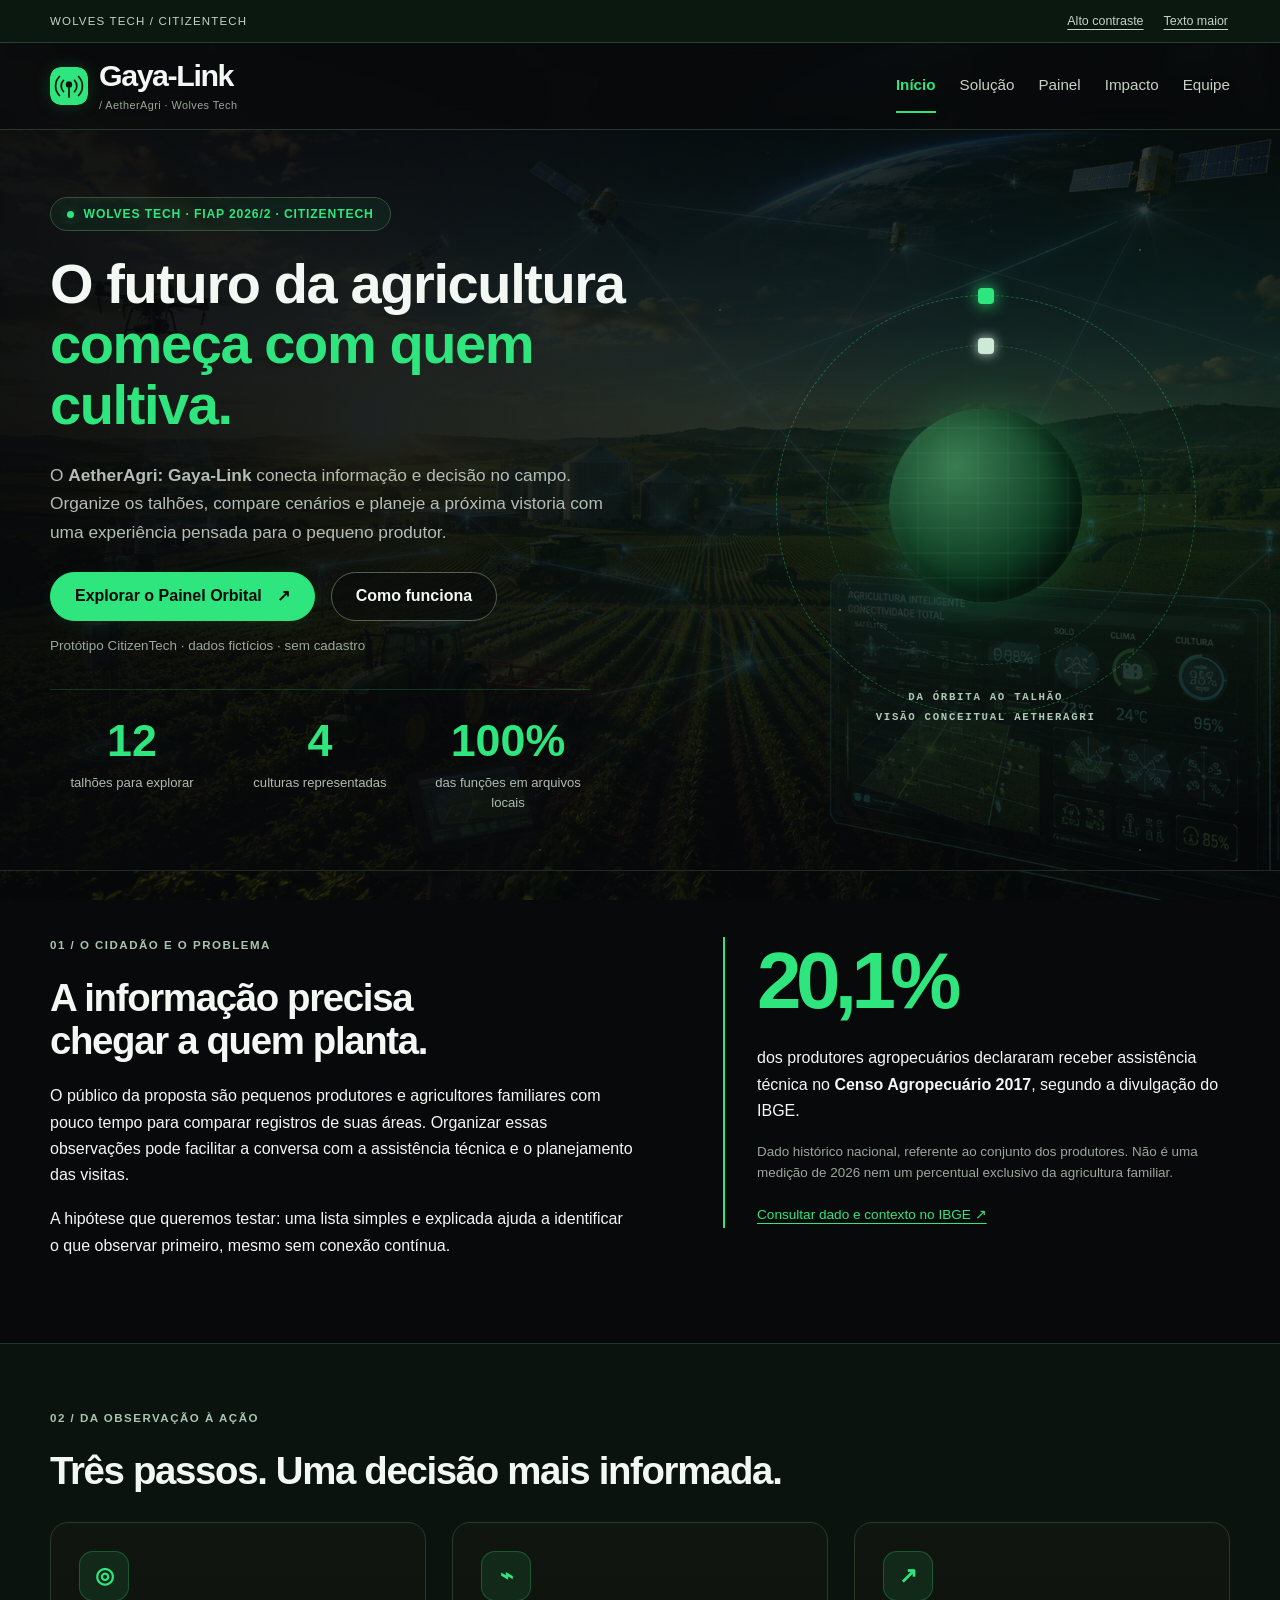
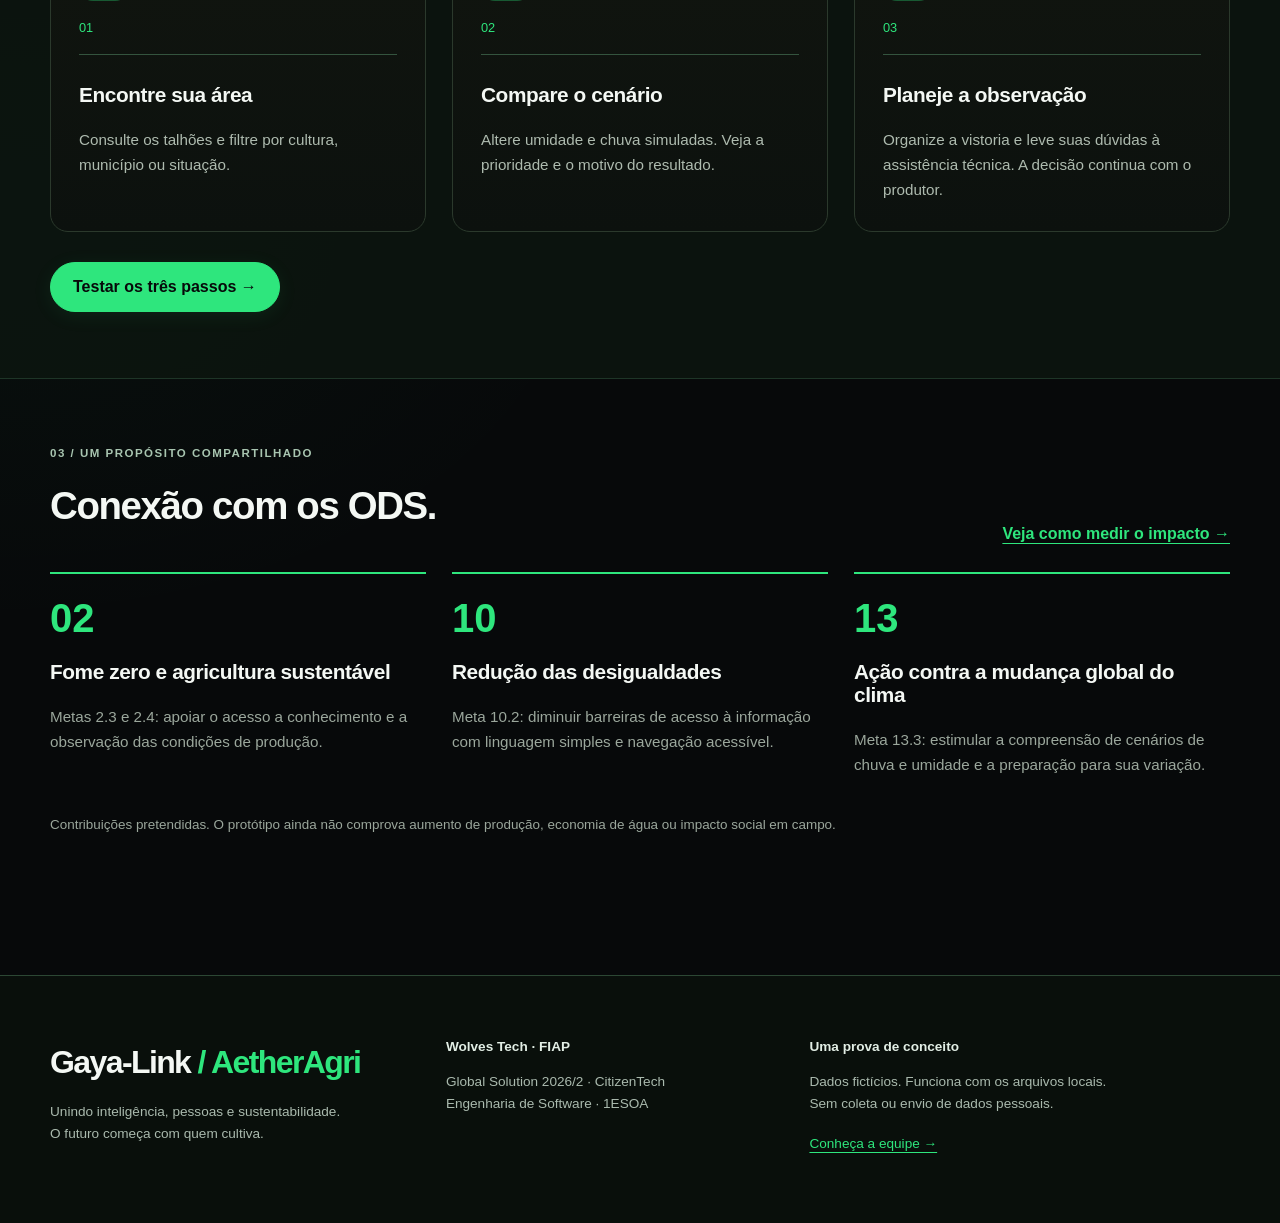
<file: index.html>
<!doctype html>
<html lang="pt-BR"><head><meta charset="utf-8"><meta name="viewport" content="width=device-width, initial-scale=1">
<title>Início | AetherAgri: Gaya-Link · Wolves Tech</title><meta name="description" content="AetherAgri: Gaya-Link, da Wolves Tech. Uma CitizenTech para apoiar pequenos produtores na organização de vistorias. Protótipo acadêmico com dados fictícios.">
<link rel="icon" href="img/marca.svg" type="image/svg+xml"><link rel="stylesheet" href="css/styles.css"><script src="js/comum.js" defer></script></head>
<body><a class="skip-link" href="#conteudo">Pular para o conteúdo</a>
<div class="topline"><div class="container"><span>WOLVES TECH <span aria-hidden="true">/</span> CITIZENTECH</span><div class="access-tools" aria-label="Acessibilidade"><button id="contraste" type="button" aria-pressed="false">Alto contraste</button><button id="fonte" type="button" aria-pressed="false">Texto maior</button></div></div></div>
<header class="site-header"><div class="container header-inner"><a class="brand" href="index.html" aria-label="AetherAgri: Gaya-Link, página inicial"><img src="img/marca.svg" alt="" width="38" height="38"><span><strong>Gaya-Link</strong><small>/ AetherAgri · Wolves Tech</small></span></a><nav aria-label="Navegação principal"><ul><li><a href="index.html" aria-current="page">Início</a></li><li><a href="solucao.html">Solução</a></li><li><a href="painel.html">Painel</a></li><li><a href="impacto.html">Impacto</a></li><li><a href="equipe.html">Equipe</a></li></ul></nav></div></header>
<main id="conteudo" tabindex="-1">
<section class="legacy-hero"><div class="container"><div class="legacy-hero-copy"><p class="legacy-eyebrow">WOLVES TECH · FIAP 2026/2 · CITIZENTECH</p><h1>O futuro da agricultura<br><span class="text-green">começa com quem cultiva.</span></h1><p class="lead">O <strong>AetherAgri: Gaya-Link</strong> conecta informação e decisão no campo. Organize os talhões, compare cenários e planeje a próxima vistoria com uma experiência pensada para o pequeno produtor.</p><div class="actions"><a class="button" href="painel.html">Explorar o Painel Orbital <span aria-hidden="true">↗</span></a><a class="button button-secondary" href="solucao.html">Como funciona</a></div><p class="helper">Protótipo CitizenTech · dados fictícios · sem cadastro</p><div class="legacy-metrics"><div class="legacy-metric"><strong>12</strong><span>talhões para explorar</span></div><div class="legacy-metric"><strong>4</strong><span>culturas representadas</span></div><div class="legacy-metric"><strong>100%</strong><span>das funções em arquivos locais</span></div></div></div><div class="legacy-globe-wrap" aria-hidden="true"><div class="legacy-orbit"><span class="legacy-satellite"></span></div><div class="legacy-orbit legacy-orbit-inner"><span class="legacy-satellite"></span></div><div class="legacy-globe"></div><span class="legacy-globe-caption">DA ÓRBITA AO TALHÃO<br>VISÃO CONCEITUAL AETHERAGRI</span></div></div></section>
<section class="section container" aria-labelledby="problema"><div class="editorial-grid"><div><p class="eyebrow">01 / O CIDADÃO E O PROBLEMA</p><h2 id="problema">A informação precisa<br>chegar a quem planta.</h2><p>O público da proposta são pequenos produtores e agricultores familiares com pouco tempo para comparar registros de suas áreas. Organizar essas observações pode facilitar a conversa com a assistência técnica e o planejamento das visitas.</p><p>A hipótese que queremos testar: uma lista simples e explicada ajuda a identificar o que observar primeiro, mesmo sem conexão contínua.</p></div><aside class="fact"><span class="fact-number">20,1%</span><p>dos produtores agropecuários declararam receber assistência técnica no <strong>Censo Agropecuário 2017</strong>, segundo a divulgação do IBGE.</p><p class="helper">Dado histórico nacional, referente ao conjunto dos produtores. Não é uma medição de 2026 nem um percentual exclusivo da agricultura familiar.</p><a href="https://agenciadenoticias.ibge.gov.br/agencia-sala-de-imprensa/2013-agencia-de-noticias/releases/25789-censo-agro-2017-populacao-ocupada-nos-estabelecimentos-agropecuarios-cai-8-8">Consultar dado e contexto no IBGE ↗</a></aside></div></section>
<section class="section tinted"><div class="container"><p class="eyebrow">02 / DA OBSERVAÇÃO À AÇÃO</p><h2>Três passos. Uma decisão mais informada.</h2><div class="steps legacy-pillars"><article class="legacy-pillar"><span class="legacy-icon" aria-hidden="true">◎</span><span class="step-number">01</span><h3>Encontre sua área</h3><p>Consulte os talhões e filtre por cultura, município ou situação.</p></article><article class="legacy-pillar"><span class="legacy-icon" aria-hidden="true">⌁</span><span class="step-number">02</span><h3>Compare o cenário</h3><p>Altere umidade e chuva simuladas. Veja a prioridade e o motivo do resultado.</p></article><article class="legacy-pillar"><span class="legacy-icon" aria-hidden="true">↗</span><span class="step-number">03</span><h3>Planeje a observação</h3><p>Organize a vistoria e leve suas dúvidas à assistência técnica. A decisão continua com o produtor.</p></article></div><a href="painel.html" class="button">Testar os três passos →</a></div></section>
<section class="section container"><div class="section-heading"><div><p class="eyebrow">03 / UM PROPÓSITO COMPARTILHADO</p><h2>Conexão com os ODS.</h2></div><a href="impacto.html" class="text-link">Veja como medir o impacto →</a></div><div class="grid-3"><article class="ods-card"><span class="ods-number">02</span><h3>Fome zero e agricultura sustentável</h3><p>Metas 2.3 e 2.4: apoiar o acesso a conhecimento e a observação das condições de produção.</p></article><article class="ods-card"><span class="ods-number">10</span><h3>Redução das desigualdades</h3><p>Meta 10.2: diminuir barreiras de acesso à informação com linguagem simples e navegação acessível.</p></article><article class="ods-card"><span class="ods-number">13</span><h3>Ação contra a mudança global do clima</h3><p>Meta 13.3: estimular a compreensão de cenários de chuva e umidade e a preparação para sua variação.</p></article></div><p class="helper">Contribuições pretendidas. O protótipo ainda não comprova aumento de produção, economia de água ou impacto social em campo.</p></section></main>
<footer class="site-footer"><div class="container footer-grid"><div><a class="footer-brand" href="index.html">Gaya-Link <span>/ AetherAgri</span></a><p>Unindo inteligência, pessoas e sustentabilidade.<br>O futuro começa com quem cultiva.</p></div><div><strong>Wolves Tech · FIAP</strong><p>Global Solution 2026/2 · CitizenTech<br>Engenharia de Software · 1ESOA</p></div><div><strong>Uma prova de conceito</strong><p>Dados fictícios. Funciona com os arquivos locais.<br>Sem coleta ou envio de dados pessoais.</p><a href="equipe.html">Conheça a equipe →</a></div></div></footer>
</body></html>
</file>
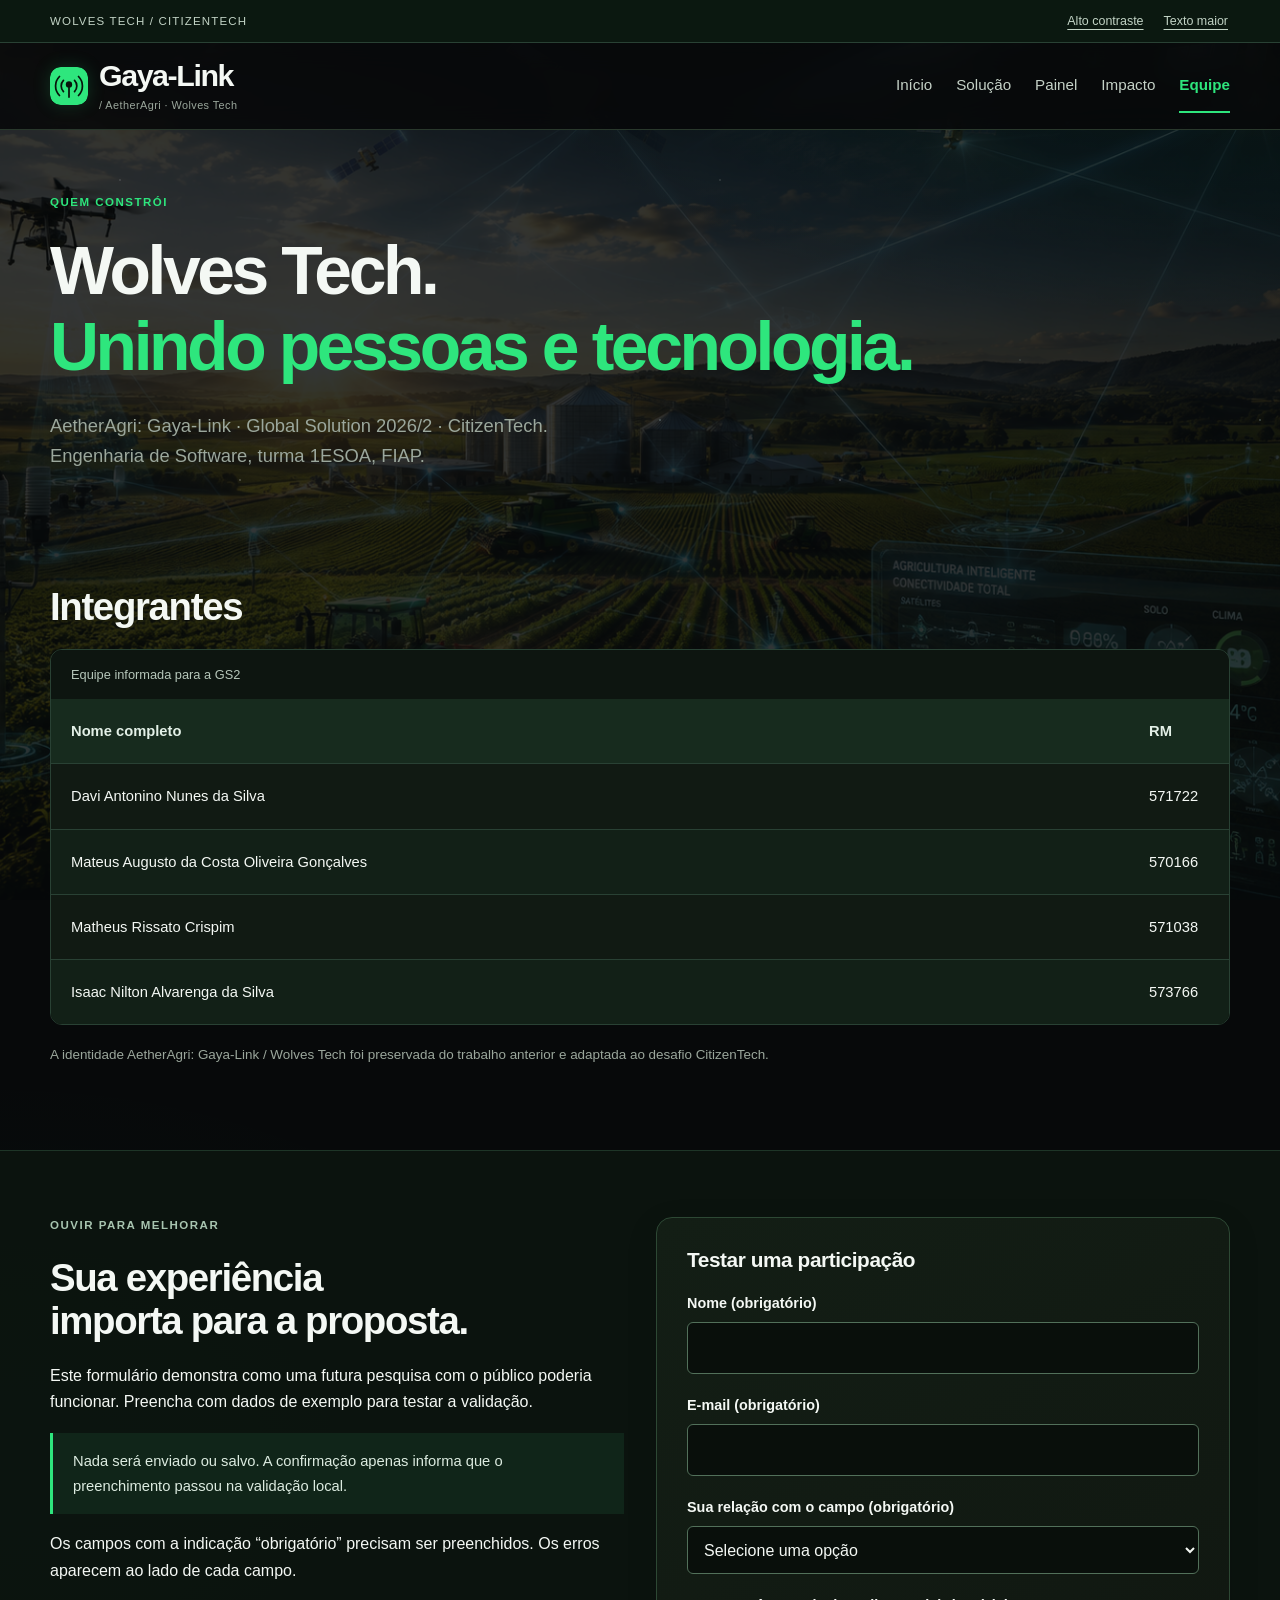
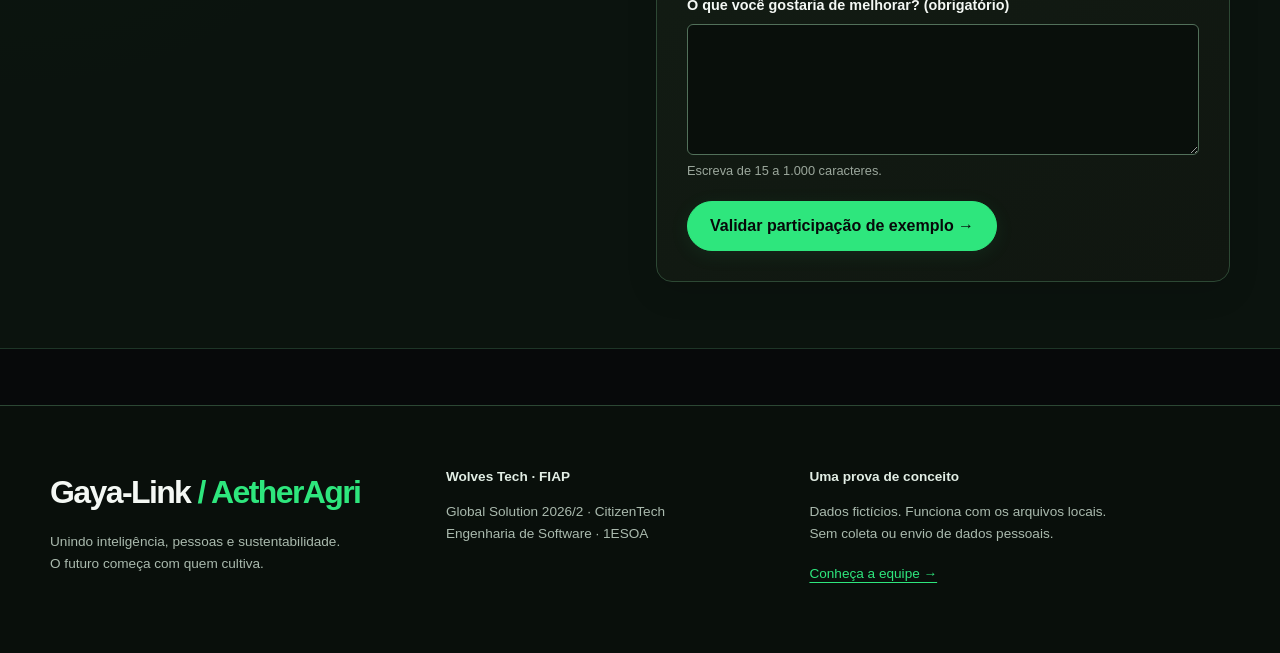
<file: equipe.html>
<!doctype html>
<html lang="pt-BR"><head><meta charset="utf-8"><meta name="viewport" content="width=device-width, initial-scale=1">
<title>Equipe | AetherAgri: Gaya-Link · Wolves Tech</title><meta name="description" content="AetherAgri: Gaya-Link, da Wolves Tech. Uma CitizenTech para apoiar pequenos produtores na organização de vistorias. Protótipo acadêmico com dados fictícios.">
<link rel="icon" href="img/marca.svg" type="image/svg+xml"><link rel="stylesheet" href="css/styles.css"><script src="js/comum.js" defer></script></head>
<body><a class="skip-link" href="#conteudo">Pular para o conteúdo</a>
<div class="topline"><div class="container"><span>WOLVES TECH <span aria-hidden="true">/</span> CITIZENTECH</span><div class="access-tools" aria-label="Acessibilidade"><button id="contraste" type="button" aria-pressed="false">Alto contraste</button><button id="fonte" type="button" aria-pressed="false">Texto maior</button></div></div></div>
<header class="site-header"><div class="container header-inner"><a class="brand" href="index.html" aria-label="AetherAgri: Gaya-Link, página inicial"><img src="img/marca.svg" alt="" width="38" height="38"><span><strong>Gaya-Link</strong><small>/ AetherAgri · Wolves Tech</small></span></a><nav aria-label="Navegação principal"><ul><li><a href="index.html">Início</a></li><li><a href="solucao.html">Solução</a></li><li><a href="painel.html">Painel</a></li><li><a href="impacto.html">Impacto</a></li><li><a href="equipe.html" aria-current="page">Equipe</a></li></ul></nav></div></header>
<main id="conteudo" tabindex="-1"><section class="page-intro container"><p class="eyebrow">QUEM CONSTRÓI</p><h1>Wolves Tech.<br><span class="text-green">Unindo pessoas e tecnologia.</span></h1><p class="lead">AetherAgri: Gaya-Link · Global Solution 2026/2 · CitizenTech.<br>Engenharia de Software, turma 1ESOA, FIAP.</p></section><section class="section container"><h2>Integrantes</h2><div class="table-scroll"><table class="team-table"><caption>Equipe informada para a GS2</caption><thead><tr><th scope="col">Nome completo</th><th scope="col">RM</th></tr></thead><tbody><tr><th scope="row">Davi Antonino Nunes da Silva</th><td>571722</td></tr><tr><th scope="row">Mateus Augusto da Costa Oliveira Gonçalves</th><td>570166</td></tr><tr><th scope="row">Matheus Rissato Crispim</th><td>571038</td></tr><tr><th scope="row">Isaac Nilton Alvarenga da Silva</th><td>573766</td></tr></tbody></table></div><p class="helper">A identidade AetherAgri: Gaya-Link / Wolves Tech foi preservada do trabalho anterior e adaptada ao desafio CitizenTech.</p></section>
<section class="section tinted"><div class="container grid-2"><div><p class="eyebrow">OUVIR PARA MELHORAR</p><h2>Sua experiência<br>importa para a proposta.</h2><p>Este formulário demonstra como uma futura pesquisa com o público poderia funcionar. Preencha com dados de exemplo para testar a validação.</p><p class="notice">Nada será enviado ou salvo. A confirmação apenas informa que o preenchimento passou na validação local.</p><p>Os campos com a indicação “obrigatório” precisam ser preenchidos. Os erros aparecem ao lado de cada campo.</p></div>
<form id="contato-form" class="panel" novalidate><h3>Testar uma participação</h3><div class="field"><label for="nome">Nome (obrigatório)</label><input id="nome" name="nome" type="text" autocomplete="name" minlength="3" maxlength="100" required aria-describedby="nome-erro"><span id="nome-erro" class="form-error"></span></div><div class="field"><label for="email">E-mail (obrigatório)</label><input id="email" name="email" type="email" autocomplete="email" maxlength="160" required aria-describedby="email-erro"><span id="email-erro" class="form-error"></span></div><div class="field"><label for="perfil">Sua relação com o campo (obrigatório)</label><select id="perfil" name="perfil" required aria-describedby="perfil-erro"><option value="">Selecione uma opção</option><option>Produtor ou produtora</option><option>Assistência técnica</option><option>Cooperativa</option><option>Estudante ou visitante</option></select><span id="perfil-erro" class="form-error"></span></div><div class="field"><label for="mensagem">O que você gostaria de melhorar? (obrigatório)</label><textarea id="mensagem" name="mensagem" rows="4" minlength="15" maxlength="1000" required aria-describedby="mensagem-ajuda mensagem-erro"></textarea><span id="mensagem-ajuda" class="helper">Escreva de 15 a 1.000 caracteres.</span><span id="mensagem-erro" class="form-error"></span></div><button class="button" type="submit">Validar participação de exemplo →</button><p id="contato-status" role="status" aria-live="polite" aria-atomic="true"></p></form></div></section></main>
<footer class="site-footer"><div class="container footer-grid"><div><a class="footer-brand" href="index.html">Gaya-Link <span>/ AetherAgri</span></a><p>Unindo inteligência, pessoas e sustentabilidade.<br>O futuro começa com quem cultiva.</p></div><div><strong>Wolves Tech · FIAP</strong><p>Global Solution 2026/2 · CitizenTech<br>Engenharia de Software · 1ESOA</p></div><div><strong>Uma prova de conceito</strong><p>Dados fictícios. Funciona com os arquivos locais.<br>Sem coleta ou envio de dados pessoais.</p><a href="equipe.html">Conheça a equipe →</a></div></div></footer>
</body></html>
</file>
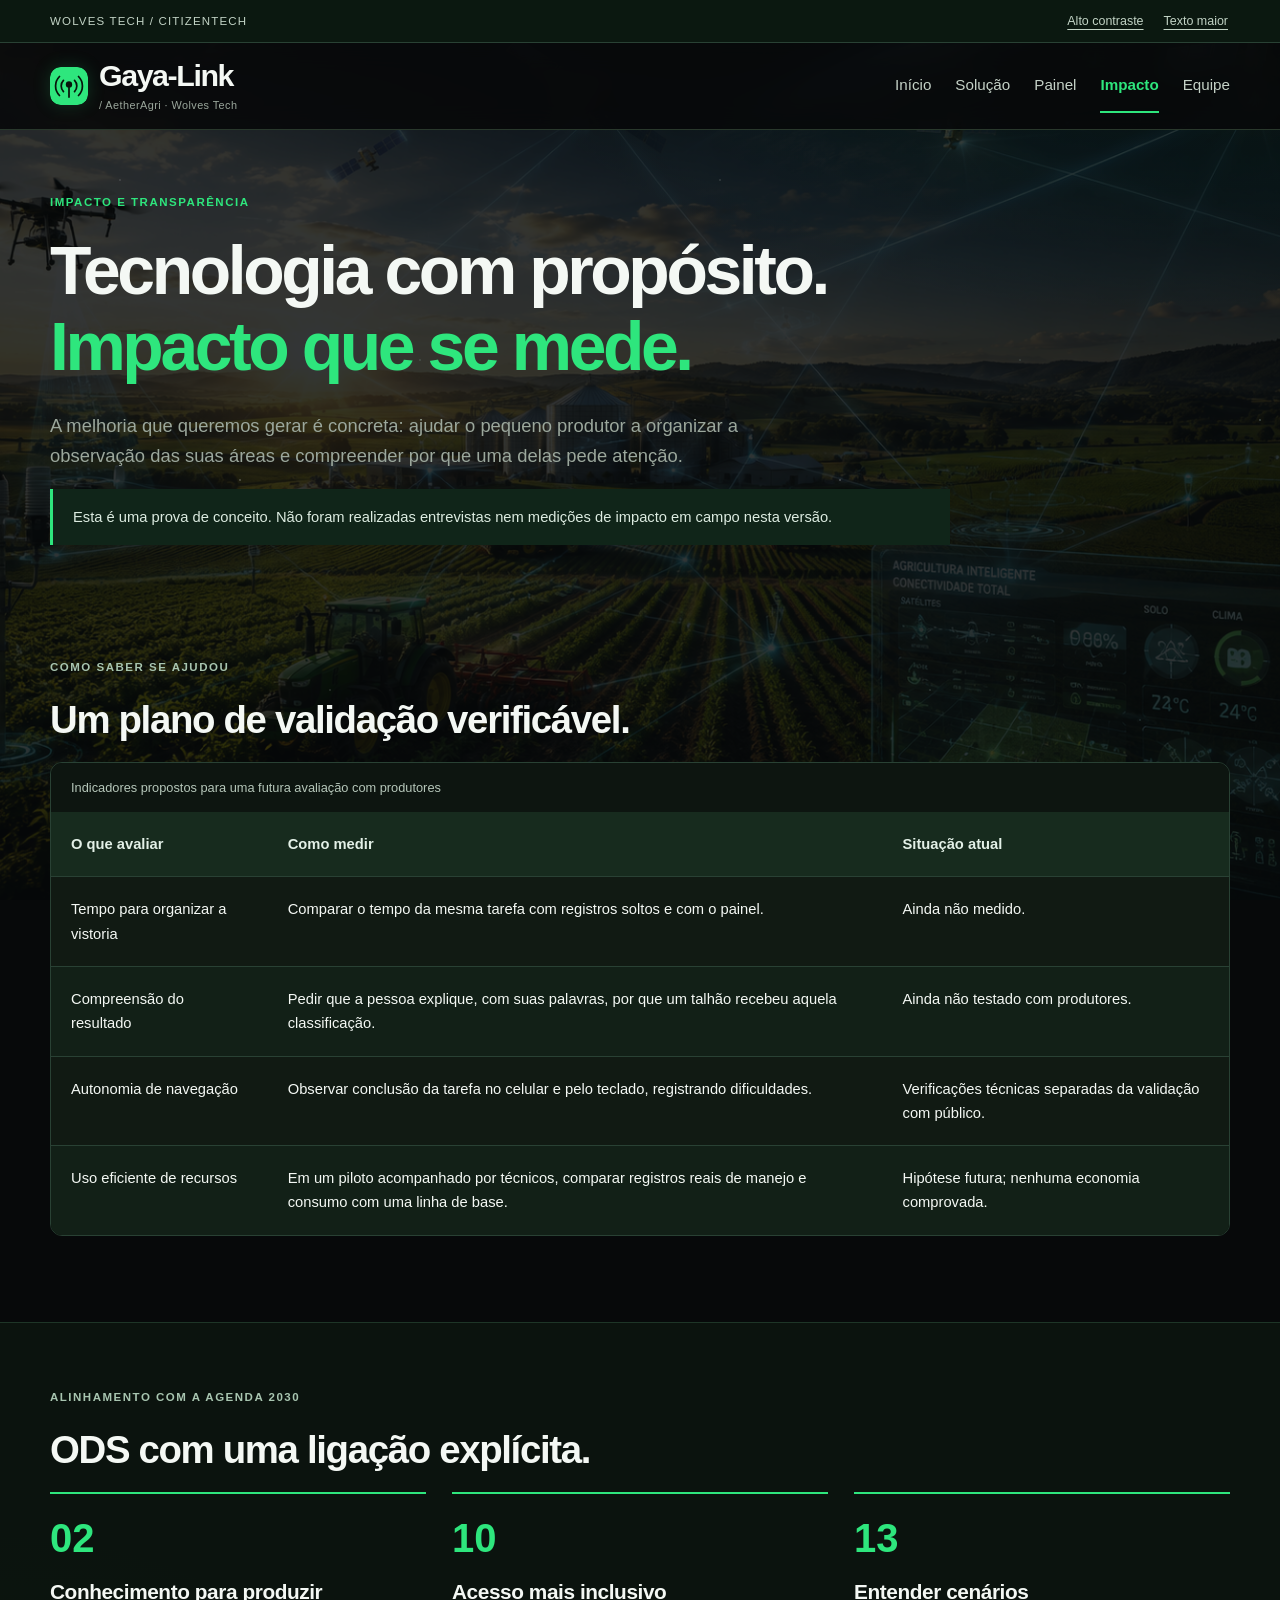
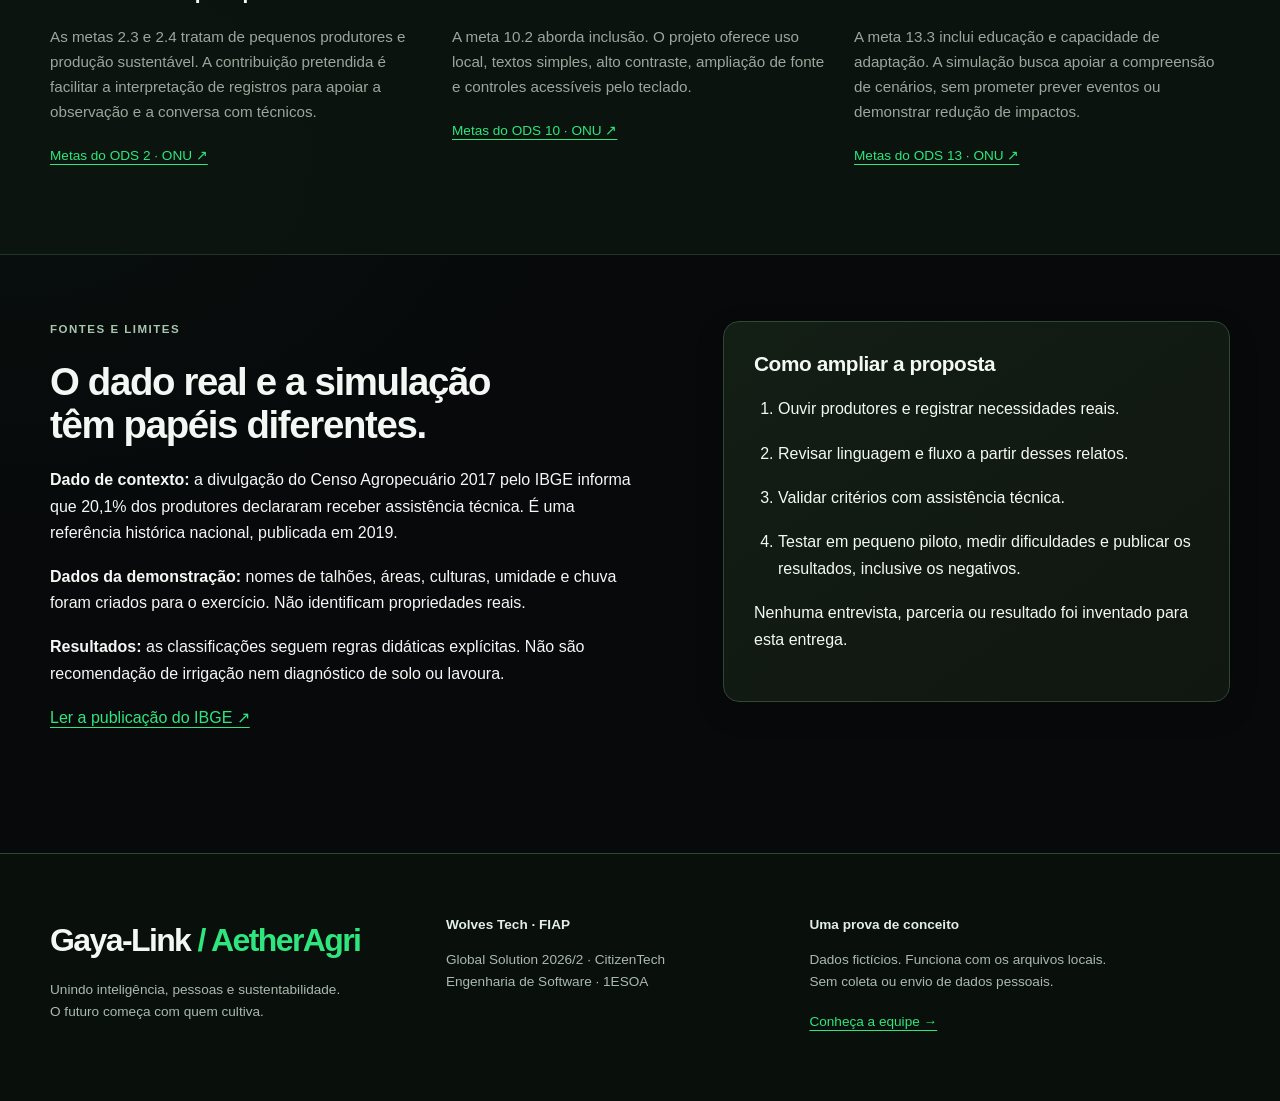
<file: impacto.html>
<!doctype html>
<html lang="pt-BR"><head><meta charset="utf-8"><meta name="viewport" content="width=device-width, initial-scale=1">
<title>Impacto | AetherAgri: Gaya-Link · Wolves Tech</title><meta name="description" content="AetherAgri: Gaya-Link, da Wolves Tech. Uma CitizenTech para apoiar pequenos produtores na organização de vistorias. Protótipo acadêmico com dados fictícios.">
<link rel="icon" href="img/marca.svg" type="image/svg+xml"><link rel="stylesheet" href="css/styles.css"><script src="js/comum.js" defer></script></head>
<body><a class="skip-link" href="#conteudo">Pular para o conteúdo</a>
<div class="topline"><div class="container"><span>WOLVES TECH <span aria-hidden="true">/</span> CITIZENTECH</span><div class="access-tools" aria-label="Acessibilidade"><button id="contraste" type="button" aria-pressed="false">Alto contraste</button><button id="fonte" type="button" aria-pressed="false">Texto maior</button></div></div></div>
<header class="site-header"><div class="container header-inner"><a class="brand" href="index.html" aria-label="AetherAgri: Gaya-Link, página inicial"><img src="img/marca.svg" alt="" width="38" height="38"><span><strong>Gaya-Link</strong><small>/ AetherAgri · Wolves Tech</small></span></a><nav aria-label="Navegação principal"><ul><li><a href="index.html">Início</a></li><li><a href="solucao.html">Solução</a></li><li><a href="painel.html">Painel</a></li><li><a href="impacto.html" aria-current="page">Impacto</a></li><li><a href="equipe.html">Equipe</a></li></ul></nav></div></header>
<main id="conteudo" tabindex="-1"><section class="page-intro container"><p class="eyebrow">IMPACTO E TRANSPARÊNCIA</p><h1>Tecnologia com propósito.<br><span class="text-green">Impacto que se mede.</span></h1><p class="lead">A melhoria que queremos gerar é concreta: ajudar o pequeno produtor a organizar a observação das suas áreas e compreender por que uma delas pede atenção.</p><p class="notice">Esta é uma prova de conceito. Não foram realizadas entrevistas nem medições de impacto em campo nesta versão.</p></section>
<section class="section container"><p class="eyebrow">COMO SABER SE AJUDOU</p><h2>Um plano de validação verificável.</h2><div class="table-scroll"><table><caption>Indicadores propostos para uma futura avaliação com produtores</caption><thead><tr><th scope="col">O que avaliar</th><th scope="col">Como medir</th><th scope="col">Situação atual</th></tr></thead><tbody><tr><th scope="row">Tempo para organizar a vistoria</th><td>Comparar o tempo da mesma tarefa com registros soltos e com o painel.</td><td>Ainda não medido.</td></tr><tr><th scope="row">Compreensão do resultado</th><td>Pedir que a pessoa explique, com suas palavras, por que um talhão recebeu aquela classificação.</td><td>Ainda não testado com produtores.</td></tr><tr><th scope="row">Autonomia de navegação</th><td>Observar conclusão da tarefa no celular e pelo teclado, registrando dificuldades.</td><td>Verificações técnicas separadas da validação com público.</td></tr><tr><th scope="row">Uso eficiente de recursos</th><td>Em um piloto acompanhado por técnicos, comparar registros reais de manejo e consumo com uma linha de base.</td><td>Hipótese futura; nenhuma economia comprovada.</td></tr></tbody></table></div></section>
<section class="section tinted"><div class="container"><p class="eyebrow">ALINHAMENTO COM A AGENDA 2030</p><h2>ODS com uma ligação explícita.</h2><div class="grid-3"><article class="ods-card"><span class="ods-number">02</span><h3>Conhecimento para produzir</h3><p>As metas 2.3 e 2.4 tratam de pequenos produtores e produção sustentável. A contribuição pretendida é facilitar a interpretação de registros para apoiar a observação e a conversa com técnicos.</p><a href="https://brasil.un.org/pt-br/sdgs/2">Metas do ODS 2 · ONU ↗</a></article><article class="ods-card"><span class="ods-number">10</span><h3>Acesso mais inclusivo</h3><p>A meta 10.2 aborda inclusão. O projeto oferece uso local, textos simples, alto contraste, ampliação de fonte e controles acessíveis pelo teclado.</p><a href="https://brasil.un.org/pt-br/sdgs/10">Metas do ODS 10 · ONU ↗</a></article><article class="ods-card"><span class="ods-number">13</span><h3>Entender cenários</h3><p>A meta 13.3 inclui educação e capacidade de adaptação. A simulação busca apoiar a compreensão de cenários, sem prometer prever eventos ou demonstrar redução de impactos.</p><a href="https://brasil.un.org/pt-br/sdgs/13">Metas do ODS 13 · ONU ↗</a></article></div></div></section>
<section class="section container"><div class="editorial-grid"><div><p class="eyebrow">FONTES E LIMITES</p><h2>O dado real e a simulação<br>têm papéis diferentes.</h2><p><strong>Dado de contexto:</strong> a divulgação do Censo Agropecuário 2017 pelo IBGE informa que 20,1% dos produtores declararam receber assistência técnica. É uma referência histórica nacional, publicada em 2019.</p><p><strong>Dados da demonstração:</strong> nomes de talhões, áreas, culturas, umidade e chuva foram criados para o exercício. Não identificam propriedades reais.</p><p><strong>Resultados:</strong> as classificações seguem regras didáticas explícitas. Não são recomendação de irrigação nem diagnóstico de solo ou lavoura.</p><a href="https://agenciadenoticias.ibge.gov.br/agencia-sala-de-imprensa/2013-agencia-de-noticias/releases/25789-censo-agro-2017-populacao-ocupada-nos-estabelecimentos-agropecuarios-cai-8-8">Ler a publicação do IBGE ↗</a></div><aside class="panel"><h3>Como ampliar a proposta</h3><ol class="rule-list"><li>Ouvir produtores e registrar necessidades reais.</li><li>Revisar linguagem e fluxo a partir desses relatos.</li><li>Validar critérios com assistência técnica.</li><li>Testar em pequeno piloto, medir dificuldades e publicar os resultados, inclusive os negativos.</li></ol><p>Nenhuma entrevista, parceria ou resultado foi inventado para esta entrega.</p></aside></div></section></main>
<footer class="site-footer"><div class="container footer-grid"><div><a class="footer-brand" href="index.html">Gaya-Link <span>/ AetherAgri</span></a><p>Unindo inteligência, pessoas e sustentabilidade.<br>O futuro começa com quem cultiva.</p></div><div><strong>Wolves Tech · FIAP</strong><p>Global Solution 2026/2 · CitizenTech<br>Engenharia de Software · 1ESOA</p></div><div><strong>Uma prova de conceito</strong><p>Dados fictícios. Funciona com os arquivos locais.<br>Sem coleta ou envio de dados pessoais.</p><a href="equipe.html">Conheça a equipe →</a></div></div></footer>
</body></html>
</file>
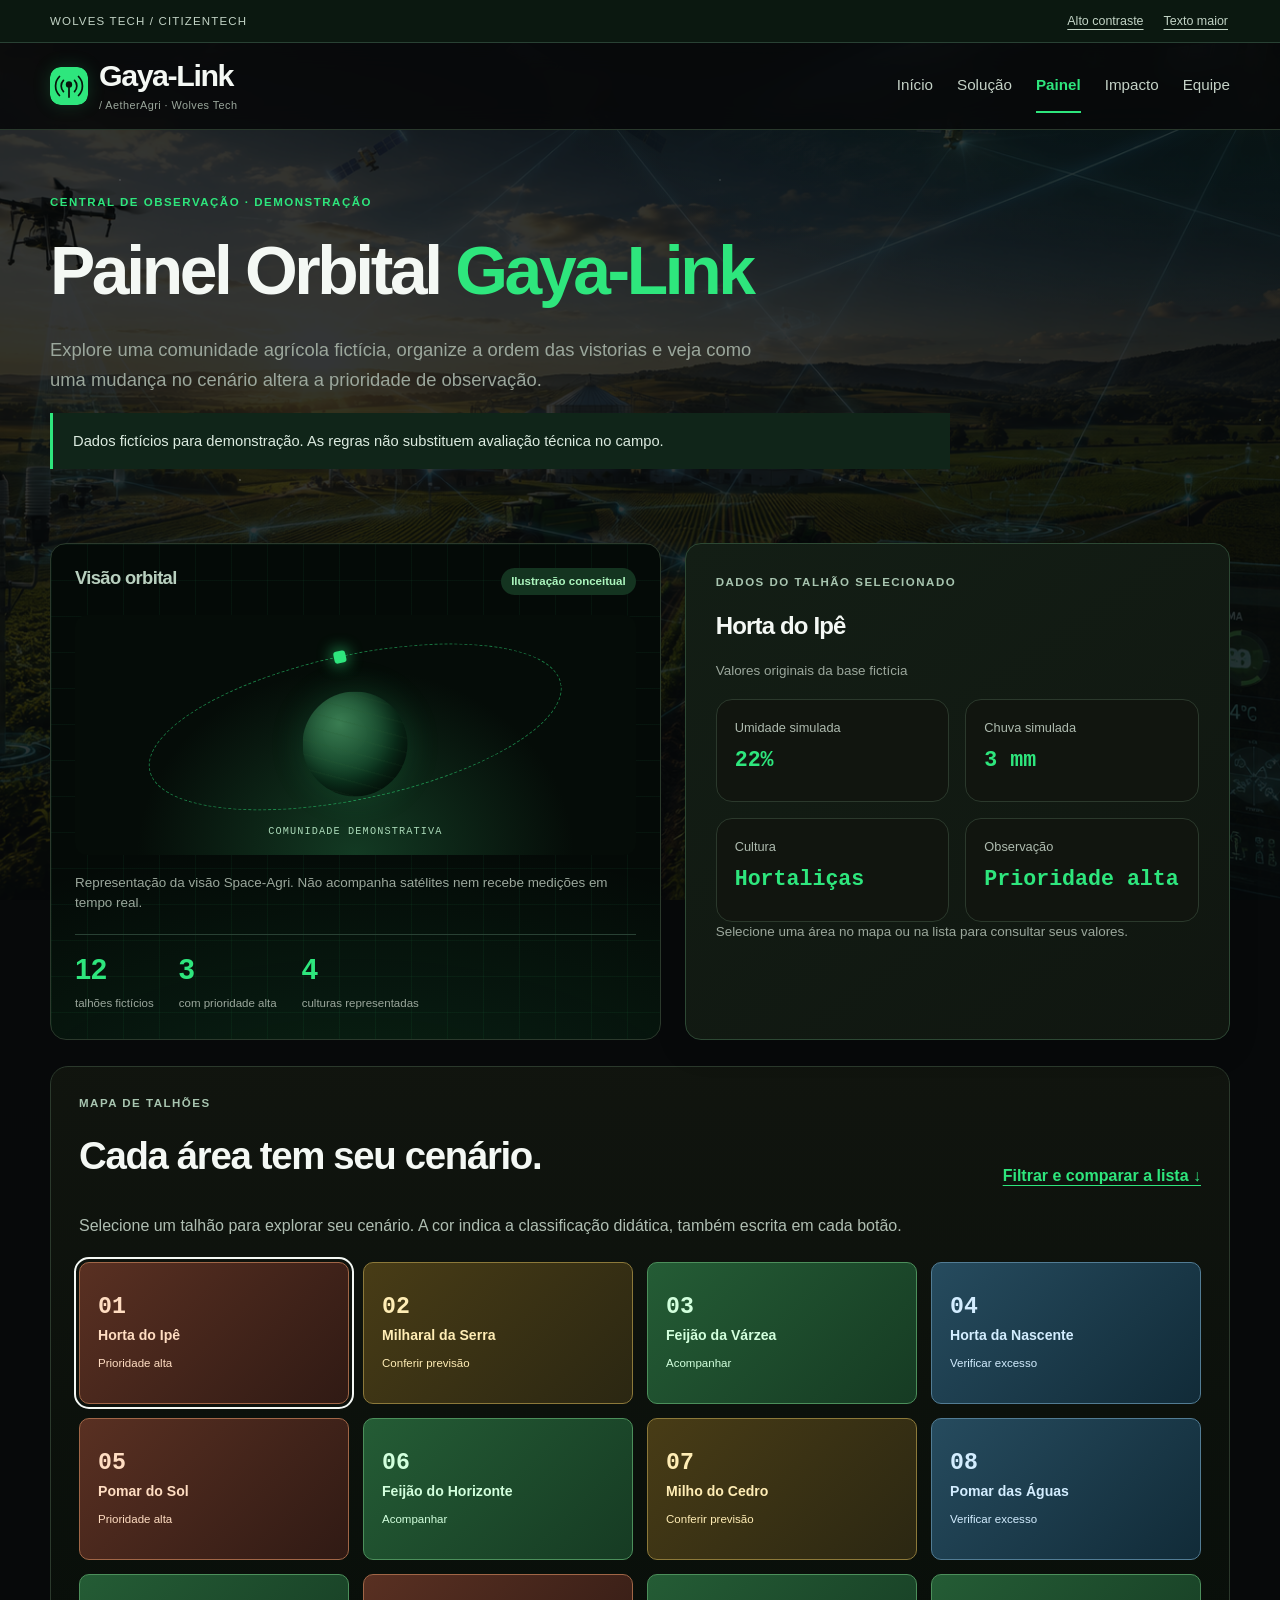
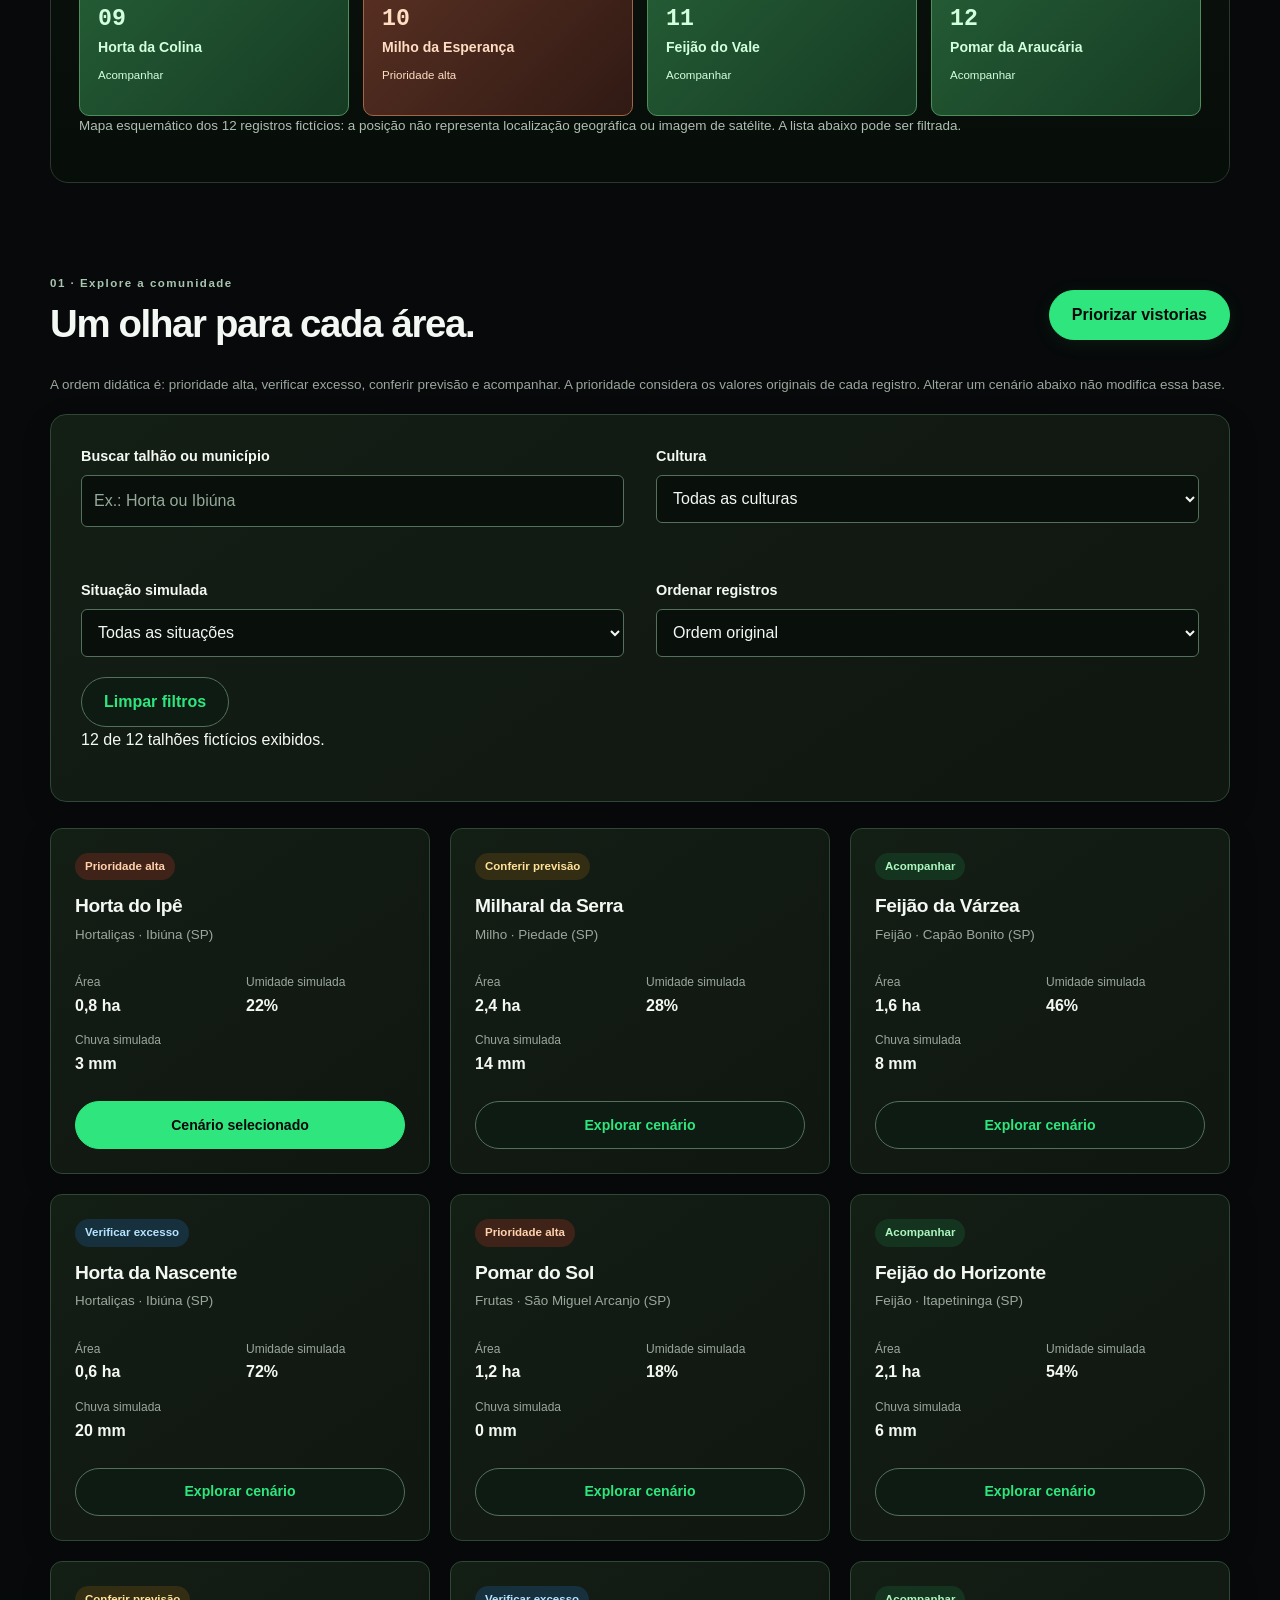
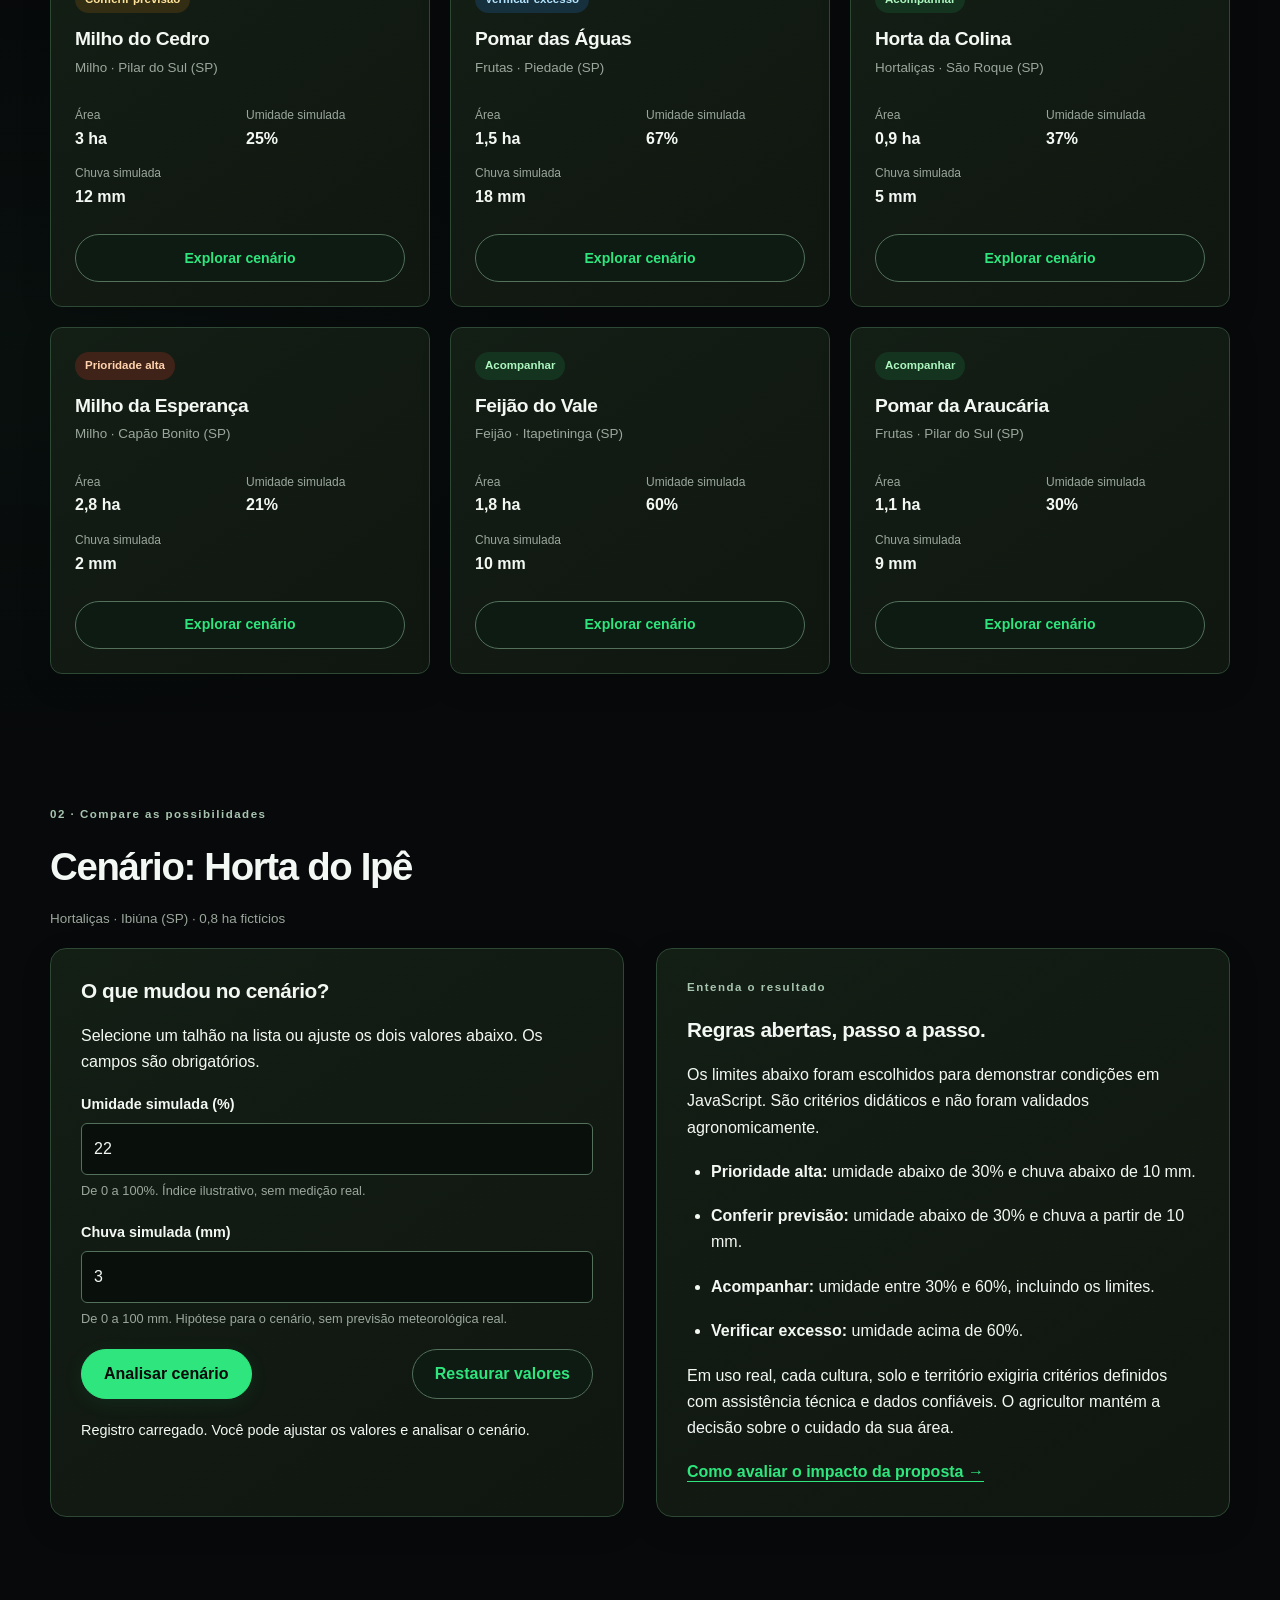
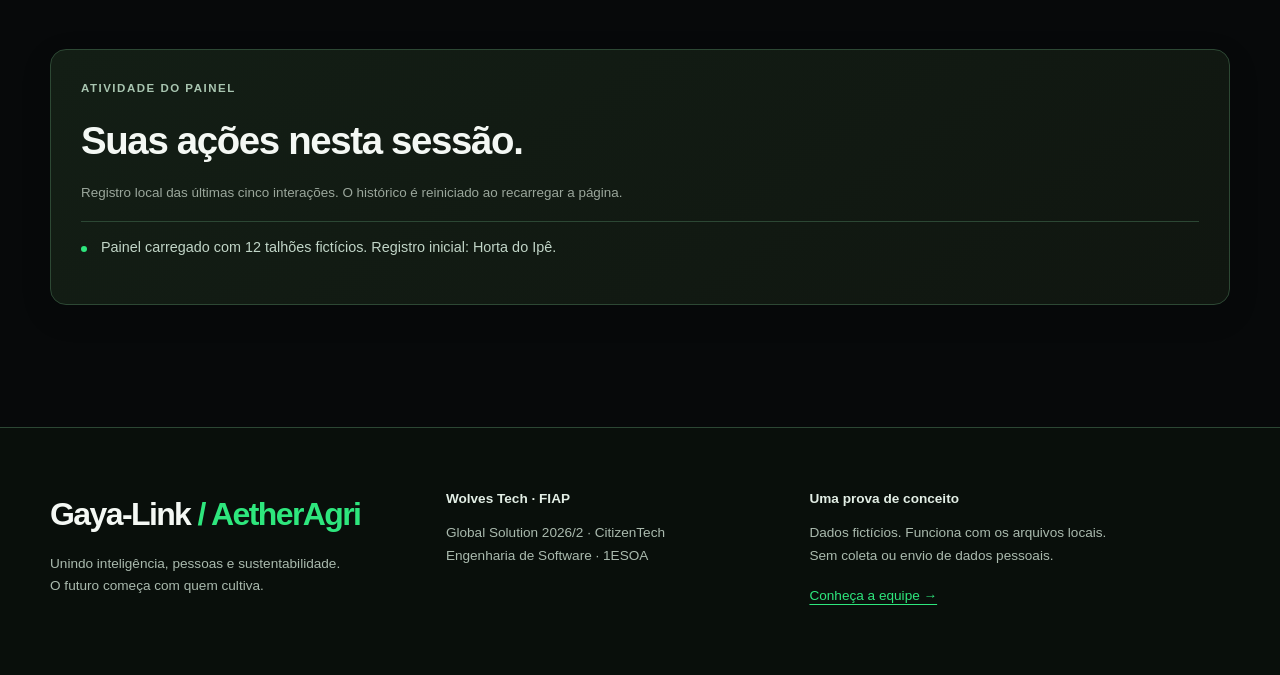
<file: painel.html>
<!doctype html>
<html lang="pt-BR"><head><meta charset="utf-8"><meta name="viewport" content="width=device-width, initial-scale=1">
<title>Painel | AetherAgri: Gaya-Link · Wolves Tech</title><meta name="description" content="AetherAgri: Gaya-Link, da Wolves Tech. Uma CitizenTech para apoiar pequenos produtores na organização de vistorias. Protótipo acadêmico com dados fictícios.">
<link rel="icon" href="img/marca.svg" type="image/svg+xml"><link rel="stylesheet" href="css/styles.css"><script src="js/comum.js" defer></script><script src="js/dados.js" defer></script><script src="js/painel.js" defer></script></head>
<body><a class="skip-link" href="#conteudo">Pular para o conteúdo</a>
<div class="topline"><div class="container"><span>WOLVES TECH <span aria-hidden="true">/</span> CITIZENTECH</span><div class="access-tools" aria-label="Acessibilidade"><button id="contraste" type="button" aria-pressed="false">Alto contraste</button><button id="fonte" type="button" aria-pressed="false">Texto maior</button></div></div></div>
<header class="site-header"><div class="container header-inner"><a class="brand" href="index.html" aria-label="AetherAgri: Gaya-Link, página inicial"><img src="img/marca.svg" alt="" width="38" height="38"><span><strong>Gaya-Link</strong><small>/ AetherAgri · Wolves Tech</small></span></a><nav aria-label="Navegação principal"><ul><li><a href="index.html">Início</a></li><li><a href="solucao.html">Solução</a></li><li><a href="painel.html" aria-current="page">Painel</a></li><li><a href="impacto.html">Impacto</a></li><li><a href="equipe.html">Equipe</a></li></ul></nav></div></header>
<main id="conteudo" tabindex="-1">
  <section class="page-intro container" aria-labelledby="painel-titulo">
    <p class="eyebrow">CENTRAL DE OBSERVAÇÃO · DEMONSTRAÇÃO</p>
    <h1 id="painel-titulo">Painel Orbital <span class="text-green">Gaya-Link</span></h1>
    <p class="lead">Explore uma comunidade agrícola fictícia, organize a ordem das vistorias e veja como uma mudança no cenário altera a prioridade de observação.</p>
    <p class="notice">Dados fictícios para demonstração. As regras não substituem avaliação técnica no campo.</p>
  </section>
  <section class="container legacy-telemetry" aria-label="Visão do painel demonstrativo">
    <div class="legacy-orbit-view"><div class="preview-heading"><h2>Visão orbital</h2><span class="badge status-ok">Ilustração conceitual</span></div><div class="legacy-orbit-scene" aria-hidden="true"><div class="legacy-orbit-track"><span class="legacy-orbit-dot"></span></div><div class="legacy-orbit-body"></div><span class="legacy-orbit-farm">COMUNIDADE DEMONSTRATIVA</span></div><p class="helper">Representação da visão Space-Agri. Não acompanha satélites nem recebe medições em tempo real.</p><div class="metric-grid" aria-label="Resumo da base de demonstração"><div class="metric"><strong id="painel-total">12</strong><span>talhões fictícios</span></div><div class="metric"><strong id="painel-prioritarios">3</strong><span>com prioridade alta</span></div><div class="metric"><strong id="painel-culturas">4</strong><span>culturas representadas</span></div></div></div>
    <div class="panel"><p class="eyebrow">DADOS DO TALHÃO SELECIONADO</p><h2 id="monitor-nome">Horta do Ipê</h2><p class="helper">Valores originais da base fictícia</p><div class="legacy-readings"><div class="legacy-reading"><span>Umidade simulada</span><strong id="monitor-umidade">22%</strong></div><div class="legacy-reading"><span>Chuva simulada</span><strong id="monitor-chuva">3 mm</strong></div><div class="legacy-reading"><span>Cultura</span><strong id="monitor-cultura">Hortaliças</strong></div><div class="legacy-reading"><span>Observação</span><strong id="monitor-prioridade">Prioridade alta</strong></div></div><p class="helper">Selecione uma área no mapa ou na lista para consultar seus valores.</p></div>
  </section>
  <section class="section container legacy-map-panel" aria-labelledby="mapa-titulo"><div class="section-heading"><div><p class="eyebrow">MAPA DE TALHÕES</p><h2 id="mapa-titulo">Cada área tem seu cenário.</h2></div><a class="text-link" href="#registros-titulo">Filtrar e comparar a lista ↓</a></div><p>Selecione um talhão para explorar seu cenário. A cor indica a classificação didática, também escrita em cada botão.</p><div id="mapa-talhoes" class="legacy-field-grid"></div><p class="helper">Mapa esquemático dos 12 registros fictícios: a posição não representa localização geográfica ou imagem de satélite. A lista abaixo pode ser filtrada.</p></section>

  <section class="section container" aria-labelledby="registros-titulo">
    <div class="toolbar">
      <div><p class="eyebrow">01 · Explore a comunidade</p><h2 id="registros-titulo">Um olhar para cada área.</h2></div>
      <button class="button" id="painel-priorizar" type="button">Priorizar vistorias</button>
    </div>
    <p class="helper">A ordem didática é: prioridade alta, verificar excesso, conferir previsão e acompanhar. A prioridade considera os valores originais de cada registro. Alterar um cenário abaixo não modifica essa base.</p>
    <div class="panel">
      <div class="grid-2">
        <div class="field"><label for="filtro-busca">Buscar talhão ou município</label><input id="filtro-busca" type="search" placeholder="Ex.: Horta ou Ibiúna" maxlength="100"></div>
        <div class="field"><label for="filtro-cultura">Cultura</label><select id="filtro-cultura"><option value="">Todas as culturas</option><option>Feijão</option><option>Frutas</option><option>Hortaliças</option><option>Milho</option></select></div>
        <div class="field"><label for="filtro-status">Situação simulada</label><select id="filtro-status"><option value="">Todas as situações</option><option value="alta">Prioridade alta</option><option value="excesso">Verificar excesso</option><option value="previsao">Conferir previsão</option><option value="acompanhar">Acompanhar</option></select></div>
        <div class="field"><label for="filtro-ordem">Ordenar registros</label><select id="filtro-ordem"><option value="original">Ordem original</option><option value="prioridade">Prioridade de vistoria</option><option value="nome">Nome do talhão</option></select></div>
      </div>
      <button class="button button-secondary" id="filtros-limpar" type="button">Limpar filtros</button>
      <p id="painel-contagem" role="status" aria-live="polite">12 de 12 talhões fictícios exibidos.</p>
      <p id="painel-aviso" class="helper" role="status" aria-live="polite"></p>
    </div>
    <div id="painel-registros" class="record-grid"></div>
    <p id="painel-vazio" class="empty-state" hidden>Nenhum talhão corresponde aos filtros. Tente outro termo ou use Limpar filtros para voltar à lista completa.</p>
    <noscript><p class="notice">Ative o JavaScript do navegador para explorar os 12 registros e simular os cenários. As regras da demonstração estão descritas abaixo.</p></noscript>
  </section>

  <section class="section container" aria-labelledby="cenario-titulo">
    <p class="eyebrow">02 · Compare as possibilidades</p>
    <h2 id="cenario-titulo" tabindex="-1">Cenário: Horta do Ipê</h2>
    <p id="cenario-identificacao" class="helper">Hortaliças · Ibiúna (SP) · 0,8 ha fictícios</p>
    <div class="grid-2">
      <form id="cenario-form" class="panel" novalidate>
        <h3>O que mudou no cenário?</h3>
        <p>Selecione um talhão na lista ou ajuste os dois valores abaixo. Os campos são obrigatórios.</p>
        <div class="field"><label for="cenario-umidade">Umidade simulada (%)</label><input id="cenario-umidade" name="umidade" type="number" min="0" max="100" step="any" value="22" inputmode="decimal" required aria-describedby="cenario-umidade-ajuda cenario-umidade-erro"><span class="helper" id="cenario-umidade-ajuda">De 0 a 100%. Índice ilustrativo, sem medição real.</span><span class="form-error" id="cenario-umidade-erro"></span></div>
        <div class="field"><label for="cenario-chuva">Chuva simulada (mm)</label><input id="cenario-chuva" name="chuva" type="number" min="0" max="100" step="any" value="3" inputmode="decimal" required aria-describedby="cenario-chuva-ajuda cenario-chuva-erro"><span class="helper" id="cenario-chuva-ajuda">De 0 a 100 mm. Hipótese para o cenário, sem previsão meteorológica real.</span><span class="form-error" id="cenario-chuva-erro"></span></div>
        <div class="toolbar"><button class="button" type="submit">Analisar cenário</button><button class="button button-secondary" id="cenario-restaurar" type="button">Restaurar valores</button></div>
        <p id="cenario-mensagem" role="status" aria-live="polite" aria-atomic="true"></p>
        <div id="cenario-resultado" class="notice" hidden>
          <h3>Resultado da simulação</h3>
          <p><span id="cenario-classificacao" class="badge"></span></p>
          <p id="cenario-valores"></p>
          <p id="cenario-motivo"></p>
          <p id="cenario-acao"></p>
          <p class="helper">A simulação organiza observações; não determina quando ou quanto irrigar e não aciona equipamentos.</p>
        </div>
      </form>
      <aside class="panel" aria-labelledby="regras-titulo">
        <p class="eyebrow">Entenda o resultado</p>
        <h3 id="regras-titulo">Regras abertas, passo a passo.</h3>
        <p>Os limites abaixo foram escolhidos para demonstrar condições em JavaScript. São critérios didáticos e não foram validados agronomicamente.</p>
        <ul class="rule-list">
          <li><strong>Prioridade alta:</strong> umidade abaixo de 30% e chuva abaixo de 10 mm.</li>
          <li><strong>Conferir previsão:</strong> umidade abaixo de 30% e chuva a partir de 10 mm.</li>
          <li><strong>Acompanhar:</strong> umidade entre 30% e 60%, incluindo os limites.</li>
          <li><strong>Verificar excesso:</strong> umidade acima de 60%.</li>
        </ul>
        <p>Em uso real, cada cultura, solo e território exigiria critérios definidos com assistência técnica e dados confiáveis. O agricultor mantém a decisão sobre o cuidado da sua área.</p>
        <a class="text-link" href="impacto.html">Como avaliar o impacto da proposta →</a>
      </aside>
    </div>
  </section>
  <section class="section container"><div class="panel"><p class="eyebrow">ATIVIDADE DO PAINEL</p><h2>Suas ações nesta sessão.</h2><p class="helper">Registro local das últimas cinco interações. O histórico é reiniciado ao recarregar a página.</p><ul id="feed-eventos" class="legacy-feed" aria-live="polite" aria-relevant="additions"></ul></div></section>
</main>

<footer class="site-footer"><div class="container footer-grid"><div><a class="footer-brand" href="index.html">Gaya-Link <span>/ AetherAgri</span></a><p>Unindo inteligência, pessoas e sustentabilidade.<br>O futuro começa com quem cultiva.</p></div><div><strong>Wolves Tech · FIAP</strong><p>Global Solution 2026/2 · CitizenTech<br>Engenharia de Software · 1ESOA</p></div><div><strong>Uma prova de conceito</strong><p>Dados fictícios. Funciona com os arquivos locais.<br>Sem coleta ou envio de dados pessoais.</p><a href="equipe.html">Conheça a equipe →</a></div></div></footer>
</body></html>
</file>
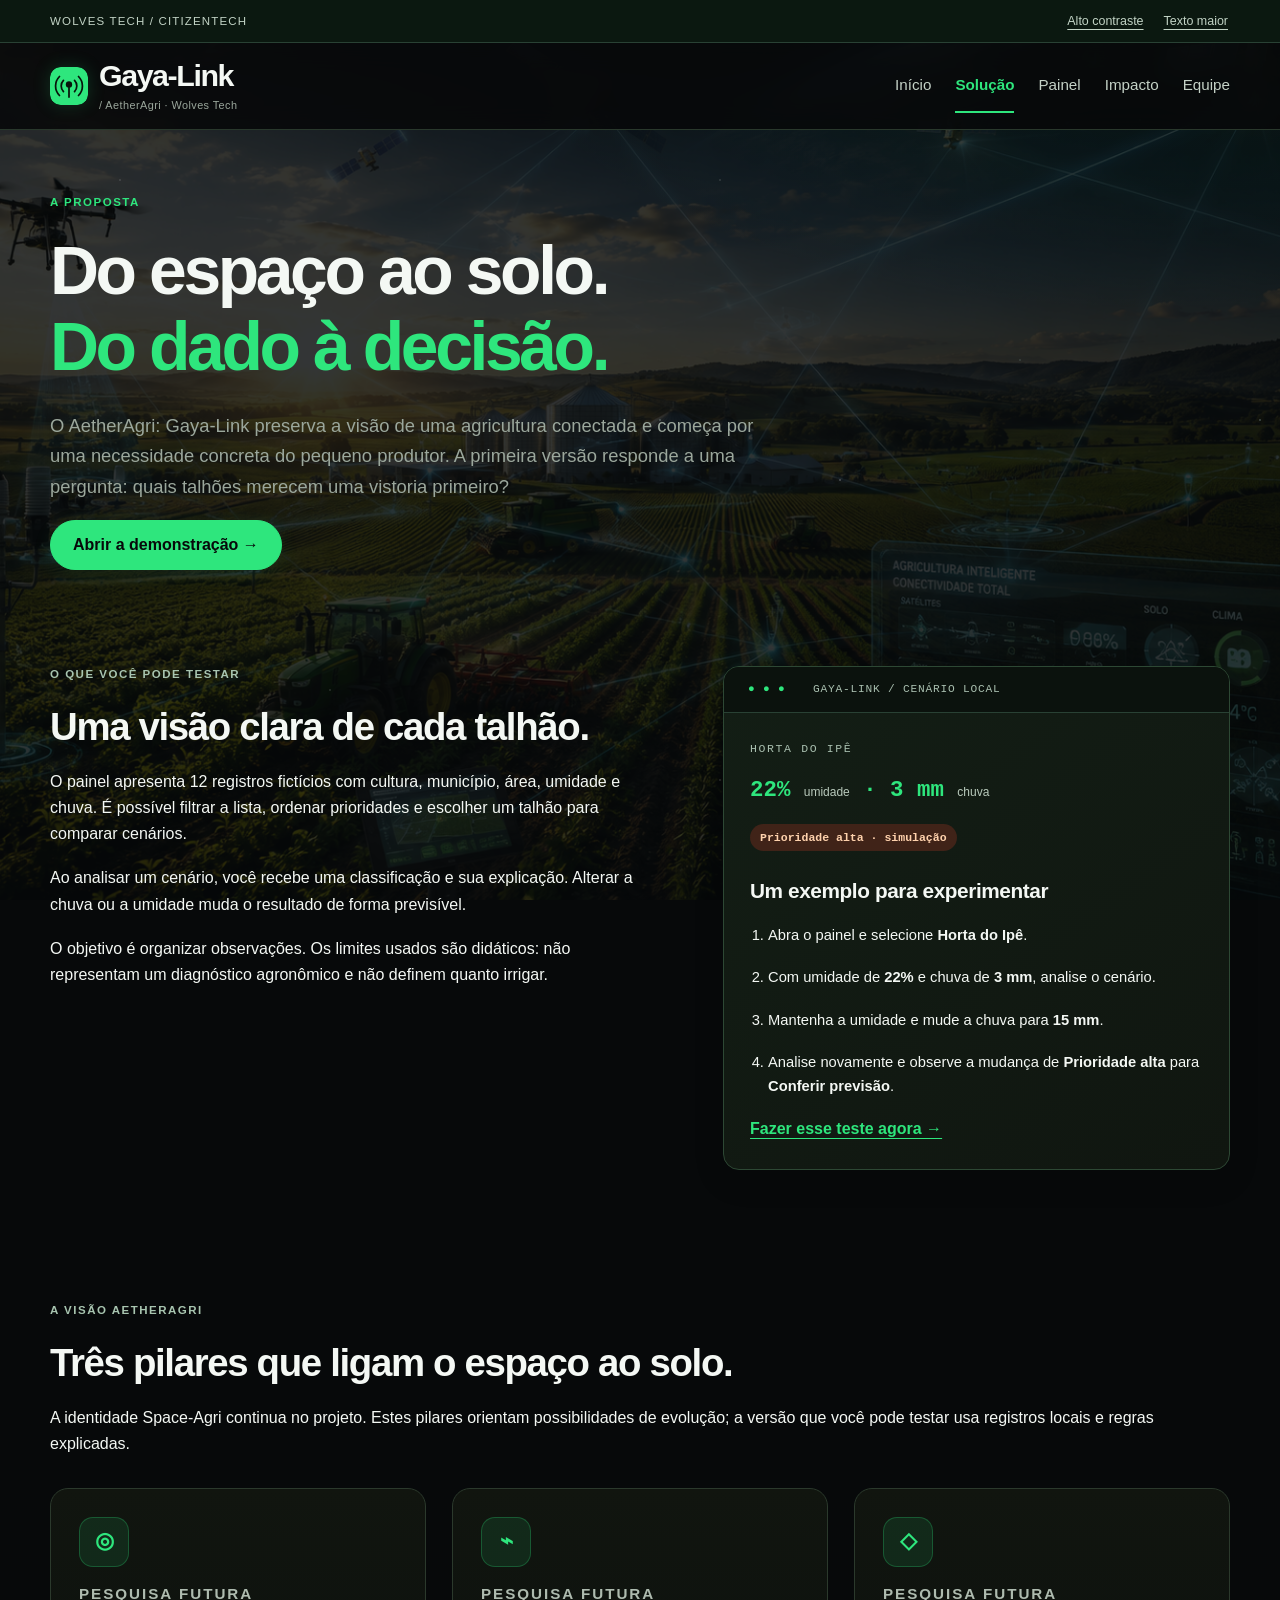
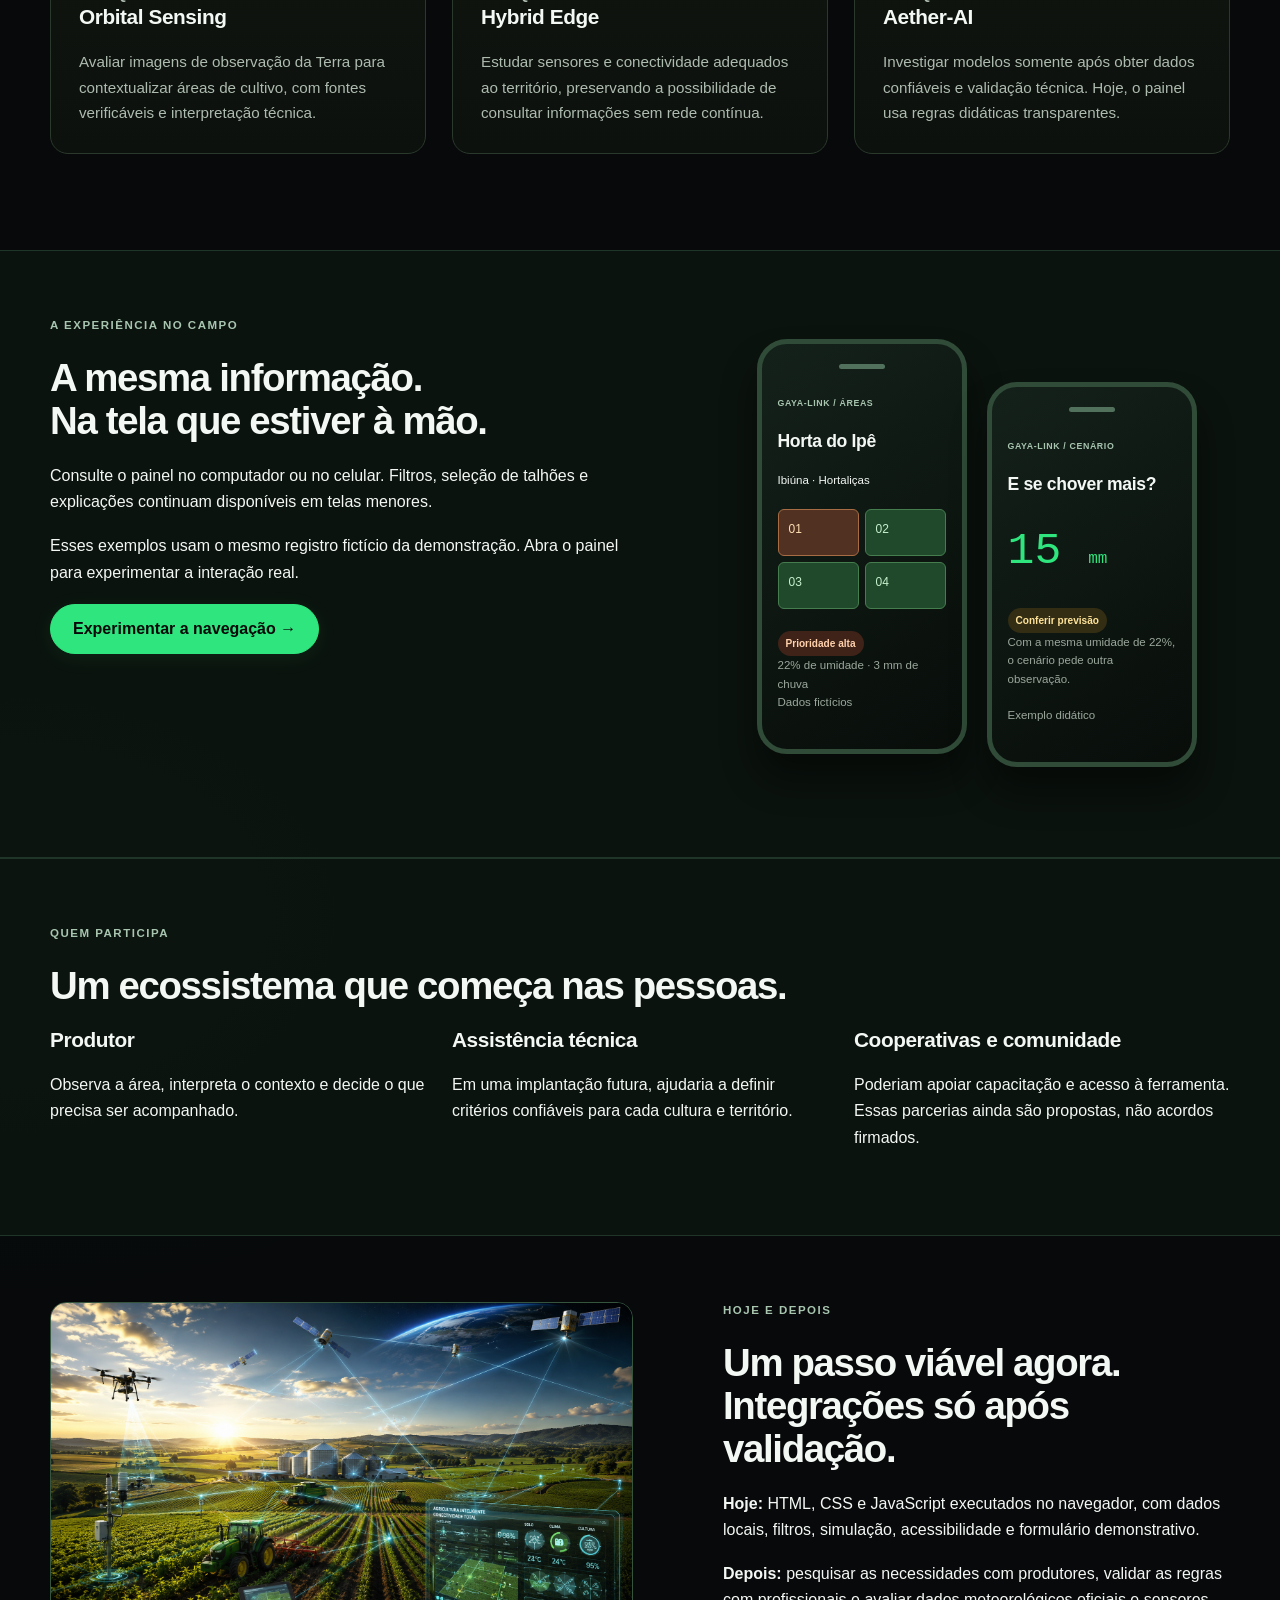
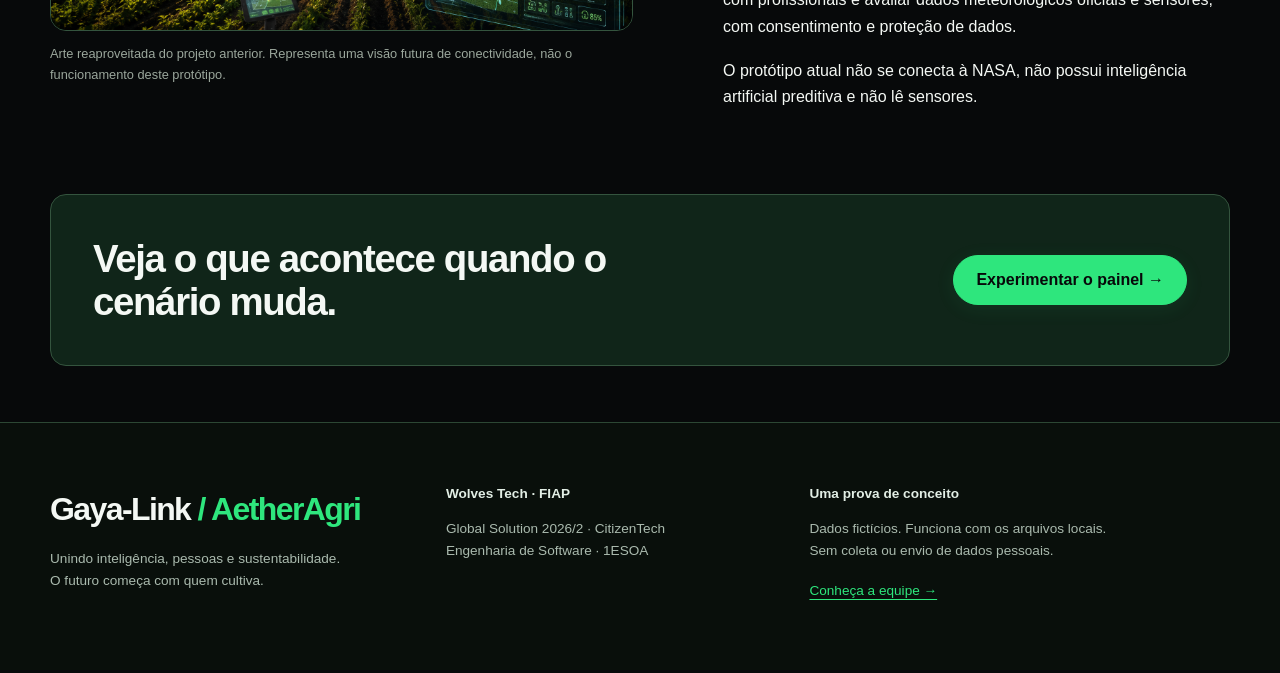
<file: solucao.html>
<!doctype html>
<html lang="pt-BR"><head><meta charset="utf-8"><meta name="viewport" content="width=device-width, initial-scale=1">
<title>Solução | AetherAgri: Gaya-Link · Wolves Tech</title><meta name="description" content="AetherAgri: Gaya-Link, da Wolves Tech. Uma CitizenTech para apoiar pequenos produtores na organização de vistorias. Protótipo acadêmico com dados fictícios.">
<link rel="icon" href="img/marca.svg" type="image/svg+xml"><link rel="stylesheet" href="css/styles.css"><script src="js/comum.js" defer></script></head>
<body><a class="skip-link" href="#conteudo">Pular para o conteúdo</a>
<div class="topline"><div class="container"><span>WOLVES TECH <span aria-hidden="true">/</span> CITIZENTECH</span><div class="access-tools" aria-label="Acessibilidade"><button id="contraste" type="button" aria-pressed="false">Alto contraste</button><button id="fonte" type="button" aria-pressed="false">Texto maior</button></div></div></div>
<header class="site-header"><div class="container header-inner"><a class="brand" href="index.html" aria-label="AetherAgri: Gaya-Link, página inicial"><img src="img/marca.svg" alt="" width="38" height="38"><span><strong>Gaya-Link</strong><small>/ AetherAgri · Wolves Tech</small></span></a><nav aria-label="Navegação principal"><ul><li><a href="index.html">Início</a></li><li><a href="solucao.html" aria-current="page">Solução</a></li><li><a href="painel.html">Painel</a></li><li><a href="impacto.html">Impacto</a></li><li><a href="equipe.html">Equipe</a></li></ul></nav></div></header>
<main id="conteudo" tabindex="-1"><section class="page-intro container"><p class="eyebrow">A PROPOSTA</p><h1>Do espaço ao solo.<br><span class="text-green">Do dado à decisão.</span></h1><p class="lead">O AetherAgri: Gaya-Link preserva a visão de uma agricultura conectada e começa por uma necessidade concreta do pequeno produtor. A primeira versão responde a uma pergunta: quais talhões merecem uma vistoria primeiro?</p><a class="button" href="painel.html">Abrir a demonstração →</a></section>
<section class="section container"><div class="editorial-grid"><div><p class="eyebrow">O QUE VOCÊ PODE TESTAR</p><h2>Uma visão clara de cada talhão.</h2><p>O painel apresenta 12 registros fictícios com cultura, município, área, umidade e chuva. É possível filtrar a lista, ordenar prioridades e escolher um talhão para comparar cenários.</p><p>Ao analisar um cenário, você recebe uma classificação e sua explicação. Alterar a chuva ou a umidade muda o resultado de forma previsível.</p><p>O objetivo é organizar observações. Os limites usados são didáticos: não representam um diagnóstico agronômico e não definem quanto irrigar.</p></div><div class="panel legacy-console"><div class="legacy-console-bar" aria-hidden="true"><span>● ● ●</span> GAYA-LINK / CENÁRIO LOCAL</div><p class="legacy-console-record"><span>HORTA DO IPÊ</span><strong>22% <small>umidade</small> · 3 mm <small>chuva</small></strong><span class="badge status-high">Prioridade alta · simulação</span></p><h3>Um exemplo para experimentar</h3><ol class="rule-list"><li>Abra o painel e selecione <strong>Horta do Ipê</strong>.</li><li>Com umidade de <strong>22%</strong> e chuva de <strong>3 mm</strong>, analise o cenário.</li><li>Mantenha a umidade e mude a chuva para <strong>15 mm</strong>.</li><li>Analise novamente e observe a mudança de <strong>Prioridade alta</strong> para <strong>Conferir previsão</strong>.</li></ol><a class="text-link" href="painel.html">Fazer esse teste agora →</a></div></div></section>
<section class="section container" aria-labelledby="visao-futura"><p class="eyebrow">A VISÃO AETHERAGRI</p><h2 id="visao-futura">Três pilares que ligam o espaço ao solo.</h2><p>A identidade Space-Agri continua no projeto. Estes pilares orientam possibilidades de evolução; a versão que você pode testar usa registros locais e regras explicadas.</p><div class="legacy-pillars"><article class="legacy-pillar"><span class="legacy-icon" aria-hidden="true">◎</span><p class="eyebrow">PESQUISA FUTURA</p><h3>Orbital Sensing</h3><p>Avaliar imagens de observação da Terra para contextualizar áreas de cultivo, com fontes verificáveis e interpretação técnica.</p></article><article class="legacy-pillar"><span class="legacy-icon" aria-hidden="true">⌁</span><p class="eyebrow">PESQUISA FUTURA</p><h3>Hybrid Edge</h3><p>Estudar sensores e conectividade adequados ao território, preservando a possibilidade de consultar informações sem rede contínua.</p></article><article class="legacy-pillar"><span class="legacy-icon" aria-hidden="true">◇</span><p class="eyebrow">PESQUISA FUTURA</p><h3>Aether-AI</h3><p>Investigar modelos somente após obter dados confiáveis e validação técnica. Hoje, o painel usa regras didáticas transparentes.</p></article></div></section>
<section class="section tinted"><div class="container editorial-grid"><div><p class="eyebrow">A EXPERIÊNCIA NO CAMPO</p><h2>A mesma informação.<br>Na tela que estiver à mão.</h2><p>Consulte o painel no computador ou no celular. Filtros, seleção de talhões e explicações continuam disponíveis em telas menores.</p><p>Esses exemplos usam o mesmo registro fictício da demonstração. Abra o painel para experimentar a interação real.</p><a class="button" href="painel.html">Experimentar a navegação →</a></div><div class="legacy-phones"><div class="legacy-phone"><span class="legacy-phone-speaker" aria-hidden="true"></span><p class="eyebrow">GAYA-LINK / ÁREAS</p><h3>Horta do Ipê</h3><p>Ibiúna · Hortaliças</p><div class="legacy-phone-tiles" aria-hidden="true"><span>01</span><span>02</span><span>03</span><span>04</span></div><span class="badge status-high">Prioridade alta</span><p class="helper">22% de umidade · 3 mm de chuva<br>Dados fictícios</p></div><div class="legacy-phone"><span class="legacy-phone-speaker" aria-hidden="true"></span><p class="eyebrow">GAYA-LINK / CENÁRIO</p><h3>E se chover mais?</h3><div class="legacy-phone-value">15 <small>mm</small></div><span class="badge status-watch">Conferir previsão</span><p class="helper">Com a mesma umidade de 22%, o cenário pede outra observação.</p><p class="helper">Exemplo didático</p></div></div></div></section>
<section class="section tinted"><div class="container"><p class="eyebrow">QUEM PARTICIPA</p><h2>Um ecossistema que começa nas pessoas.</h2><div class="grid-3"><article><h3>Produtor</h3><p>Observa a área, interpreta o contexto e decide o que precisa ser acompanhado.</p></article><article><h3>Assistência técnica</h3><p>Em uma implantação futura, ajudaria a definir critérios confiáveis para cada cultura e território.</p></article><article><h3>Cooperativas e comunidade</h3><p>Poderiam apoiar capacitação e acesso à ferramenta. Essas parcerias ainda são propostas, não acordos firmados.</p></article></div></div></section>
<section class="section container"><div class="editorial-grid"><figure class="concept-figure"><img src="img/conceito-original.png" alt="Ilustração conceitual de uma fazenda conectada a sensores e satélites" width="1672" height="941" loading="lazy"><figcaption>Arte reaproveitada do projeto anterior. Representa uma visão futura de conectividade, não o funcionamento deste protótipo.</figcaption></figure><div><p class="eyebrow">HOJE E DEPOIS</p><h2>Um passo viável agora.<br>Integrações só após validação.</h2><p><strong>Hoje:</strong> HTML, CSS e JavaScript executados no navegador, com dados locais, filtros, simulação, acessibilidade e formulário demonstrativo.</p><p><strong>Depois:</strong> pesquisar as necessidades com produtores, validar as regras com profissionais e avaliar dados meteorológicos oficiais e sensores, com consentimento e proteção de dados.</p><p>O protótipo atual não se conecta à NASA, não possui inteligência artificial preditiva e não lê sensores.</p></div></div></section><section class="container cta-band"><h2>Veja o que acontece quando o cenário muda.</h2><a class="button" href="painel.html">Experimentar o painel →</a></section></main>
<footer class="site-footer"><div class="container footer-grid"><div><a class="footer-brand" href="index.html">Gaya-Link <span>/ AetherAgri</span></a><p>Unindo inteligência, pessoas e sustentabilidade.<br>O futuro começa com quem cultiva.</p></div><div><strong>Wolves Tech · FIAP</strong><p>Global Solution 2026/2 · CitizenTech<br>Engenharia de Software · 1ESOA</p></div><div><strong>Uma prova de conceito</strong><p>Dados fictícios. Funciona com os arquivos locais.<br>Sem coleta ou envio de dados pessoais.</p><a href="equipe.html">Conheça a equipe →</a></div></div></footer>
</body></html>
</file>
<file: css/styles.css>
/* AetherAgri: Gaya-Link · identidade original Wolves Tech.
   Estilos locais; Flexbox, CSS Grid e media queries. Nenhuma fonte externa. */
:root{--paper:#07090a;--surface:#11150f;--ink:#f4f8f4;--muted:#9ba79c;--green:#2ee67d;--soft:#0d1b13;--line:#294134;--lime:#c2ffb3;--accent:#ffc857;--focus:#ffc857;--radius:16px;font-size:16px;color-scheme:dark}
*{box-sizing:border-box}html{scroll-behavior:smooth;scroll-padding-top:1rem}body{margin:0;background:var(--paper);color:var(--ink);font-family:"Segoe UI",Arial,sans-serif;line-height:1.65}button,input,select,textarea{font:inherit}button,a,input,select,textarea{-webkit-tap-highlight-color:transparent}button,a{touch-action:manipulation}button{cursor:pointer}a{color:var(--green);text-underline-offset:4px}a:hover{text-decoration-thickness:2px}img{max-width:100%;height:auto}h1,h2,h3,p,figure{margin-top:0}h1,h2,h3{line-height:1.12;letter-spacing:-.035em}h1{font-size:clamp(2.7rem,5.3vw,4.9rem);font-weight:600;margin-bottom:1.6rem}h2{font-size:clamp(1.85rem,3vw,2.8rem);font-weight:600;margin-bottom:1.3rem}h3{font-size:1.3rem;letter-spacing:-.02em}p{margin-bottom:1.1rem}em{font-family:inherit;font-style:normal;font-weight:inherit}strong{font-weight:650}[hidden]{display:none!important}::selection{background:var(--lime);color:#173e30}:focus-visible{outline:3px solid var(--focus);outline-offset:4px}main:focus{outline:none}.container{width:min(1180px,calc(100% - 64px));margin-inline:auto}.skip-link{position:absolute;left:1rem;top:-120px;z-index:10;background:var(--green);color:#fff;padding:1rem}.skip-link:focus{top:1rem}.topline{background:var(--green);color:#edf3df;font-size:.72rem;letter-spacing:.1em}.topline>.container{display:flex;justify-content:space-between;align-items:center;min-height:42px;gap:10px}.access-tools{display:flex;gap:16px}.access-tools button{color:inherit;background:none;border:0;padding:8px 2px;text-decoration:underline;text-underline-offset:4px;font-size:.78rem;letter-spacing:0}.access-tools button[aria-pressed=true]{font-weight:700;color:var(--lime)}.site-header{background:var(--paper);border-bottom:1px solid var(--line)}.header-inner{min-height:105px;display:flex;justify-content:space-between;align-items:center;gap:30px}.brand{display:flex;gap:11px;align-items:center;text-decoration:none;font-size:2rem;letter-spacing:-.055em;line-height:1.1;font-weight:700}.brand-light{font-weight:350}.brand small{display:block;font-size:.62rem;letter-spacing:.015em;font-weight:400;margin-top:4px}.brand img{width:38px}.site-header nav ul{display:flex;gap:24px;list-style:none;padding:0;margin:0}.site-header nav a{display:inline-block;padding:13px 0;text-decoration:none;font-size:.95rem;border-bottom:2px solid transparent}.site-header nav a[aria-current=page]{border-color:var(--green);font-weight:700}.site-header nav a:hover{border-color:var(--muted)}.hero{padding:70px 0 72px}.hero-grid{display:grid;grid-template-columns:1.06fr 1fr;gap:60px;align-items:center}.eyebrow{font-size:.72rem;font-weight:700;letter-spacing:.13em;line-height:1.5;margin-bottom:22px;color:var(--muted)}.lead{font-size:1.15rem;line-height:1.65;max-width:710px;color:var(--muted)}.hero .lead{max-width:500px}.actions{display:flex;align-items:center;flex-wrap:wrap;gap:22px;margin:30px 0 15px}.button{display:inline-flex;align-items:center;justify-content:center;gap:15px;border:1px solid var(--green);background:var(--green);color:#fff;padding:12px 22px;border-radius:7px;min-height:48px;text-decoration:none;font-weight:600;line-height:1.5;text-align:center}.button:hover{background:#285842;color:#fff}.button-secondary{background:transparent;color:var(--green)}.button-secondary:hover{background:var(--soft);color:var(--green)}.text-link{font-weight:600}.helper{font-size:.84rem;color:var(--muted);line-height:1.55}.field-preview{border:1px solid var(--line);border-radius:var(--radius);overflow:hidden;background:var(--surface);box-shadow:0 20px 70px #18372d0d;transform:rotate(1deg)}.preview-heading{display:flex;align-items:center;justify-content:space-between;padding:18px;gap:10px;font-size:.58rem;letter-spacing:.08em;font-weight:700}.field-map{position:relative;display:grid;grid-template-columns:1fr 1.15fr;gap:10px;background:#d4dfbf;padding:30px 36px;height:245px;overflow:hidden;background-image:linear-gradient(30deg,transparent 45%,#edf3dc 45%,#edf3dc 48%,transparent 48%)}.plot{display:flex;align-items:center;justify-content:center;border-radius:8px;transform:skewY(-10deg);color:#f7fbe9;font-size:.9rem;background:repeating-linear-gradient(100deg,#506f38 0,#506f38 8px,#7f9957 9px,#7f9957 14px);box-shadow:0 4px 0 #3f602e}.plot-one{border:3px solid #e8a460}.plot-two{background:repeating-linear-gradient(100deg,#5d7851 0,#5d7851 8px,#91ad74 9px,#91ad74 14px)}.plot-three{background:repeating-linear-gradient(100deg,#899746 0,#899746 8px,#a6af69 9px,#a6af69 14px)}.map-marker{position:absolute;top:64px;left:40px;background:#173e30;color:#fff;border-radius:5px;padding:6px 10px;font-size:.7rem;box-shadow:0 6px 15px #0003}.preview-row{padding:24px 24px 10px;display:flex;align-items:center;justify-content:space-between;gap:12px}.preview-row small{font-size:.6rem;letter-spacing:.08em}.preview-row h2{font-size:1.55rem;margin:6px 0}.preview-row p{font-size:.8rem;color:var(--muted)}.preview-bottom{display:flex;gap:30px;padding:0 24px 20px;font-size:.75rem;color:var(--muted)}.preview-bottom strong{display:block;color:var(--ink);font-size:1.4rem}.preview-link{display:block;border-top:1px solid var(--line);padding:16px 24px;font-size:.84rem;font-weight:600;text-decoration:none}.section{padding-block:66px}.editorial-grid{display:grid;grid-template-columns:1.15fr 1fr;gap:90px;align-items:start}.fact{border-left:2px solid var(--green);padding-left:32px}.fact-number{display:block;font-size:5rem;font-weight:350;letter-spacing:-.07em;line-height:1.1;margin-bottom:20px}.fact a{font-size:.85rem}.tinted{background:var(--soft)}.steps{display:grid;grid-template-columns:repeat(3,1fr);gap:50px;margin:36px 0}.step-number{display:block;font-size:.8rem;margin-bottom:28px;border-bottom:1px solid #aebfa7;padding-bottom:16px}.steps p{color:var(--muted)}.grid-3{display:grid;grid-template-columns:repeat(3,minmax(0,1fr));gap:26px}.grid-2{display:grid;grid-template-columns:repeat(2,minmax(0,1fr));gap:32px}.section-heading{display:flex;align-items:end;justify-content:space-between;gap:24px;margin-bottom:24px}.ods-card{border-top:2px solid var(--green);padding:20px 0}.ods-number{font-size:2.5rem;line-height:1.2;display:block;margin-bottom:18px;font-weight:350}.ods-card p{font-size:.95rem;color:var(--muted)}.ods-card a{font-size:.85rem}.site-footer{background:var(--green);color:#e5eddf;padding:60px 0;margin-top:56px;font-size:.85rem}.footer-grid{display:grid;grid-template-columns:1.1fr 1fr 1.3fr;gap:40px}.site-footer a{color:#e5eddf}.footer-brand{font-size:2rem;text-decoration:none;font-weight:650;letter-spacing:-.05em}.footer-brand span{font-weight:350}.site-footer p{margin-top:12px;color:#c9d7c6}.page-intro{padding-top:64px;padding-bottom:30px}.page-intro h1{max-width:900px}.panel{background:var(--surface);border:1px solid var(--line);border-radius:var(--radius);padding:30px}.notice{border-left:3px solid var(--green);background:var(--soft);padding:16px 20px;font-size:.92rem;max-width:900px}.concept-figure{margin:0}.concept-figure img{border-radius:var(--radius);display:block}.concept-figure figcaption{font-size:.8rem;color:var(--muted);padding-top:12px}.rule-list{padding-left:24px}.rule-list li{margin-bottom:18px}.cta-band{background:var(--green);color:#fff;border-radius:var(--radius);padding:42px;display:flex;gap:40px;align-items:center;justify-content:space-between}.cta-band h2{margin:0;max-width:600px}.cta-band .button{background:var(--lime);color:#173e30;flex-shrink:0}.table-scroll{overflow-x:auto;border:1px solid var(--line);border-radius:12px;margin-bottom:20px}table{width:100%;border-collapse:collapse;background:var(--surface);font-size:.92rem;text-align:left}caption{text-align:left;padding:14px 20px;font-size:.8rem;color:var(--muted)}th,td{padding:20px;border-bottom:1px solid var(--line);vertical-align:top}thead{background:var(--soft)}tbody th{font-weight:500}tbody tr:last-child td,tbody tr:last-child th{border:0}.field{display:flex;flex-direction:column;gap:6px;margin-bottom:20px}.field label{font-size:.9rem;font-weight:600}input,select,textarea{width:100%;min-width:0;border:1px solid #839581;border-radius:6px;padding:12px;background:var(--surface);color:var(--ink);min-height:48px}textarea{resize:vertical}.field .helper,.field .form-error{font-size:.8rem}.form-error{color:#a12f16;min-height:0;line-height:1.4}.form-error:empty{display:none}[aria-invalid=true]{border:2px solid #a12f16}.form-success{border-left:3px solid var(--green);background:var(--soft);padding:15px}#contato-status,#cenario-mensagem{font-size:.9rem;margin-top:20px}#contato-status:empty,#cenario-mensagem:empty{display:none}.metric-grid{display:flex;gap:60px;border-top:1px solid var(--line);margin-top:30px;padding-top:25px}.metric strong{font-size:2.3rem;font-weight:400;display:block;line-height:1.3}.metric span{font-size:.8rem;color:var(--muted)}.toolbar{display:flex;justify-content:space-between;gap:20px;align-items:center;flex-wrap:wrap;margin-bottom:20px}.toolbar h2,.toolbar .eyebrow{margin-bottom:10px}.record-grid{display:grid;grid-template-columns:repeat(3,minmax(0,1fr));gap:20px;margin-top:26px}.record-card{background:var(--surface);border:1px solid var(--line);border-radius:12px;padding:24px;display:flex;flex-direction:column;align-items:start}.record-card h3{font-size:1.2rem;margin:15px 0 8px}.record-card .button{width:100%;margin-top:auto;font-size:.88rem}.record-card[aria-current=true]{border:2px solid var(--green)}.record-data{display:grid;grid-template-columns:1fr 1fr;gap:12px;width:100%;margin:10px 0 24px}.record-data dt{font-size:.75rem;color:var(--muted)}.record-data dd{font-weight:600;margin:0}.badge{display:inline-block;border-radius:30px;padding:5px 10px;font-size:.72rem;font-weight:650;line-height:1.5;letter-spacing:0;white-space:normal}.status-high{background:#f8e3d2;color:#87350f}.status-watch{background:#f2eac5;color:#685010}.status-ok{background:#e2edda;color:#2c5134}.status-wet{background:#deedf1;color:#24536a}.empty-state{background:var(--soft);padding:24px;border-radius:10px}.texto-maior{font-size:19px}.alto-contraste{--paper:#000;--surface:#070707;--ink:#fff;--muted:#eee;--green:#f2f79c;--soft:#161616;--line:#bbb;--lime:#ffff9b;--focus:#fff;--accent:#ffff9b}.alto-contraste .button{background:#f2f79c;color:#000;border-color:#f2f79c}.alto-contraste .button-secondary{background:#000;color:#fff}.alto-contraste .topline,.alto-contraste .site-footer,.alto-contraste .cta-band{background:#111;color:#fff}.alto-contraste .form-error{color:#ffb7a3}.alto-contraste [aria-invalid=true]{border-color:#ffb7a3}.alto-contraste .brand img{outline:1px solid #ddd}.alto-contraste .access-tools button[aria-pressed=true]{color:#ffff9b}
@media(min-width:1500px){.hero{padding-block:90px}}
@media(max-width:1000px){.hero-grid{gap:30px}.hero h1{font-size:3.5rem}.editorial-grid{gap:40px}.record-grid{grid-template-columns:repeat(2,minmax(0,1fr))}.site-header nav ul{gap:16px}.brand small{display:none}.hero .lead{font-size:1.05rem}.preview-heading{flex-wrap:wrap}.preview-row{flex-wrap:wrap}.grid-3{gap:22px}}
@media(max-width:760px){.container{width:calc(100% - 36px)}.header-inner{flex-direction:column;align-items:flex-start;gap:12px;padding:20px 0 8px}.brand{font-size:1.8rem}.site-header nav{width:100%}.site-header nav ul{justify-content:space-between;gap:10px;flex-wrap:wrap}.site-header nav a{font-size:.88rem;padding:10px 0}.topline>.container{align-items:center;gap:8px}.topline span{font-size:.6rem;letter-spacing:.03em}.access-tools{gap:12px}.access-tools button{font-size:.7rem}.hero{padding:42px 0}.hero-grid,.editorial-grid,.grid-2,.grid-3{grid-template-columns:1fr;gap:30px}.hero h1{font-size:3.3rem}.hero .lead{font-size:1.08rem}.field-preview{transform:none;margin-top:10px}.section{padding-block:40px}.steps{grid-template-columns:1fr;gap:25px}.step-number{margin-bottom:16px}.section-heading{align-items:flex-start;flex-direction:column}.fact{padding-left:24px}.fact-number{font-size:4.5rem}.footer-grid{grid-template-columns:1fr;gap:24px}.site-footer{padding:40px 0;margin-top:40px}.page-intro{padding-top:40px}.page-intro h1{font-size:2.8rem}.panel{padding:22px}.cta-band{flex-direction:column;align-items:flex-start;padding:28px}.cta-band .button{flex-shrink:1}.metric-grid{gap:20px;justify-content:space-between}.metric{flex:1}.metric strong{font-size:2rem}.metric span{font-size:.75rem}.record-grid{grid-template-columns:1fr}.table-scroll{border-radius:8px}th,td{padding:14px;font-size:.82rem;overflow-wrap:anywhere}.table-scroll table{min-width:0}.toolbar{align-items:flex-start}.preview-heading{font-size:.6rem}.preview-row{padding-inline:20px}.preview-bottom{padding-inline:20px}.field-map{height:220px}}
@media(prefers-reduced-motion:reduce){html{scroll-behavior:auto}}

/* Preserve a leitura completa dos RMs e o foco em alto contraste. */
.team-table th:last-child,.team-table td:last-child{white-space:nowrap;width:100px;overflow-wrap:normal}
.alto-contraste .skip-link{color:#000;background:#f2f79c}


/* Identidade escura/verde do projeto original, adaptada ao CitizenTech.
   As cores explícitas abaixo substituem os tratamentos claros da primeira versão.
   Texto, estados e foco continuam identificáveis sem depender apenas da cor. */
body {
  background-color: var(--paper);
  background-image:
    radial-gradient(ellipse 70% 420px at 90% 0, rgb(46 230 125 / 7%), transparent 75%),
    radial-gradient(ellipse 60% 500px at 0 65%, rgb(46 230 125 / 3%), transparent 80%);
}
h1, h2, h3 {
  font-family: "Segoe UI", Arial, sans-serif;
  font-style: normal;
  font-weight: 700;
}
h1 { letter-spacing: -.05em; }
h1 em, h2 em, .text-green { color: var(--green); }
::selection { background: var(--green); color: #07090a; }
.skip-link { background: var(--green); color: #07090a; border-radius: 6px; }
.topline {
  background: #0b1810;
  color: #c2d3c5;
  border-bottom: 1px solid var(--line);
}
.site-header { background: #090e0b; }
.brand { color: var(--ink); letter-spacing: -.045em; max-width: 100%; }
.brand > span { min-width: 0; }
.brand strong { display: block; font-size: 1.9rem; font-weight: 750; line-height: 1.1; }
.brand small { display: block; color: var(--muted); font-size: .68rem; letter-spacing: .04em; line-height: 1.5; }
.brand img { flex: 0 0 38px; }
.site-header nav a { color: #c5d2c7; }
.site-header nav a[aria-current=page] { color: var(--green); border-color: var(--green); }
.site-header nav a:hover { color: var(--ink); border-color: var(--green); }
.hero {
  position: relative;
  background:
    radial-gradient(ellipse at 78% 45%, rgb(46 230 125 / 6%), transparent 58%),
    linear-gradient(180deg, rgb(7 9 10 / 0%), rgb(7 9 10 / 45%));
  border-bottom: 1px solid var(--line);
}
.hero h1 { font-size: clamp(2.7rem, 5.1vw, 4.6rem); line-height: 1.05; }
.hero h1 .text-green { display: block; }
.hero-subtitle { color: #d5e5d8; font-size: clamp(1.15rem, 2vw, 1.5rem); font-weight: 500; line-height: 1.4; margin-bottom: 1.4rem; }
.eyebrow { color: #a8c5b0; }
.hero .eyebrow, .page-intro > .eyebrow { color: var(--green); }
.button {
  background: var(--green);
  border-color: var(--green);
  color: #07090a;
  font-weight: 700;
  box-shadow: 0 4px 20px rgb(46 230 125 / 8%);
}
.button:hover { background: #69f19e; border-color: #69f19e; color: #07090a; }
.button-secondary { background: #0d1b13; color: var(--green); border-color: #416d50; box-shadow: none; }
.button-secondary:hover { background: #183323; color: #b5ffd0; border-color: var(--green); }
.button[aria-pressed=true] { background: var(--green); color: #07090a; border-color: var(--green); }
.field-preview {
  background: #101a13;
  border-color: #365c42;
  box-shadow: 0 24px 64px rgb(0 0 0 / 40%), 0 0 36px rgb(46 230 125 / 4%);
}
.preview-heading { background: #0e1b12; color: #b9d0bf; }
.field-map {
  background-color: #102318;
  background-image:
    linear-gradient(30deg, transparent 45%, #34513b 45%, #34513b 48%, transparent 48%),
    radial-gradient(ellipse at 50% 0, #21472c, #102318 75%);
  border-block: 1px solid #294d34;
}
.plot {
  color: #f4f8f4;
  background: repeating-linear-gradient(100deg, #173e26 0, #173e26 8px, #27623b 9px, #27623b 14px);
  box-shadow: 0 4px 0 #08180e;
  text-shadow: 0 1px 3px #000;
  font-weight: 700;
}
.plot-one { border-color: var(--green); }
.plot-two { background: repeating-linear-gradient(100deg, #153826 0, #153826 8px, #275b3e 9px, #275b3e 14px); }
.plot-three { background: repeating-linear-gradient(100deg, #29411d 0, #29411d 8px, #405d2a 9px, #405d2a 14px); }
.map-marker { background: var(--green); color: #07090a; font-weight: 700; box-shadow: 0 6px 18px #0007; }
.preview-row small { color: #a8c5b0; }
.preview-link { color: var(--green); background: #0c1710; }
.preview-link:hover { background: #183323; }
.fact-number, .ods-number, .metric strong { color: var(--green); font-weight: 600; }
.fact { border-color: #2ee67d; }
.tinted { background: #0c1510; border-block: 1px solid #1e3527; }
.step-number { color: var(--green); border-bottom-color: #34543e; }
.ods-card { border-top-color: var(--green); }
.panel, .record-card {
  background: linear-gradient(145deg, #131e15, #101610);
  border-color: #2d4834;
  box-shadow: 0 10px 32px rgb(0 0 0 / 12%);
}
.record-card:hover { border-color: #52755b; }
.notice, .form-success { background: #102519; border-left-color: var(--green); color: #dcebe0; }
.concept-figure img { border: 1px solid #34543e; }
.cta-band { background: #102519; border: 1px solid #34543e; color: var(--ink); }
.cta-band .button { background: var(--green); color: #07090a; }
.cta-band .button:hover { background: #69f19e; }
.site-footer { background: #090f0b; color: #e2eee5; border-top: 1px solid #2c4734; }
.site-footer a { color: var(--green); }
.site-footer p { color: #aabaae; }
.footer-brand { color: var(--ink) !important; }
.footer-brand span { color: var(--green); font-weight: 600; }
table { background: #111a13; }
caption { background: #0d1510; color: #b6c7ba; }
thead { background: #172b1e; color: #e3f0e7; }
tbody tr:nth-child(even) { background: #122017; }
input, select, textarea { background: #090f0b; color: var(--ink); border-color: #52705a; }
input::placeholder, textarea::placeholder { color: #95aa9a; opacity: 1; }
select option { background: #0d1710; color: #f4f8f4; }
.form-error { color: #ffb09a; }
[aria-invalid=true] { border-color: #ffb09a; }
.status-high { background: #402318; color: #ffd2ad; }
.status-watch { background: #322d13; color: #ffe39a; }
.status-ok { background: #143420; color: #acf6be; }
.status-wet { background: #17303e; color: #b5e4ff; }
.empty-state { background: #102519; border: 1px solid #34543e; }

/* O modo acessível preserva a combinação amarelo/preto, sem os gradientes. */
.alto-contraste { color-scheme: dark; --green: #f2f79c; --focus: #fff; }
.alto-contraste body, .alto-contraste .hero { background: #000; }
.alto-contraste .site-header, .alto-contraste .topline, .alto-contraste .site-footer,
.alto-contraste .tinted, .alto-contraste .panel, .alto-contraste .record-card,
.alto-contraste .field-preview, .alto-contraste .preview-heading,
.alto-contraste .preview-link, .alto-contraste .notice, .alto-contraste .form-success,
.alto-contraste .cta-band, .alto-contraste .empty-state { background: #080808; color: #fff; border-color: #bbb; box-shadow: none; }
.alto-contraste .brand, .alto-contraste .brand small, .alto-contraste .hero-subtitle,
.alto-contraste .eyebrow, .alto-contraste .preview-row small,
.alto-contraste .site-footer p, .alto-contraste .site-header nav a { color: #fff; }
.alto-contraste .site-header nav a[aria-current=page],
.alto-contraste .footer-brand span { color: #f2f79c; }
.alto-contraste .button, .alto-contraste .cta-band .button,
.alto-contraste .button[aria-pressed=true] { background: #f2f79c; color: #000; border-color: #f2f79c; box-shadow: none; }
.alto-contraste .button-secondary { background: #000; color: #fff; border-color: #f2f79c; }
.alto-contraste .button:hover { background: #fff; color: #000; }
.alto-contraste .button-secondary[aria-pressed=true] { background: #f2f79c; color: #000; }
.alto-contraste table, .alto-contraste caption, .alto-contraste thead,
.alto-contraste tbody tr:nth-child(even) { background: #080808; color: #fff; }
.alto-contraste input, .alto-contraste select, .alto-contraste textarea,
.alto-contraste select option { background: #000; color: #fff; border-color: #bbb; }
.alto-contraste input::placeholder, .alto-contraste textarea::placeholder { color: #ddd; }
.alto-contraste .badge { background: #111; color: #ffff9b; border: 1px solid #bbb; }
.alto-contraste .map-marker { background: #f2f79c; color: #000; }
.alto-contraste .fact { border-color: #f2f79c; }
.alto-contraste .form-error { color: #ffb7a3; }
.alto-contraste [aria-invalid=true] { border-color: #ffb7a3; }

/* Marca longa e ampliação da fonte também devem caber em telas pequenas. */
@media (max-width: 1000px) {
  .brand strong { font-size: 1.65rem; }
  .brand small { display: block; font-size: .6rem; }
  .hero h1 { font-size: clamp(2.35rem, 5.1vw, 3.7rem); }
}
@media (max-width: 760px) {
  .brand strong { font-size: 1.75rem; }
  .brand small { font-size: .66rem; }
  .hero h1 { font-size: clamp(2.35rem, 8vw, 3.7rem); }
  .hero-subtitle { font-size: 1.18rem; }
  .field-preview { transform: none; }
}
@media (max-width: 420px) {
  .topline > .container { flex-wrap: wrap; padding-block: 5px; row-gap: 0; }
  .topline > .container > span { width: 100%; }
  .access-tools { gap: 18px; }
  .header-inner { gap: 10px; }
  .brand { gap: 9px; }
  .brand strong { font-size: 1.65rem; }
  .brand small { font-size: .6rem; }
  .hero h1 { font-size: 2.35rem; overflow-wrap: anywhere; }
  .page-intro h1 { font-size: 2.35rem; overflow-wrap: anywhere; }
  .hero-subtitle { font-size: 1.08rem; }
  .actions { gap: 18px; }
  .button { max-width: 100%; padding-inline: 16px; }
  .metric-grid { gap: 14px; }
  .metric { min-width: 0; }
  .metric span { overflow-wrap: anywhere; }
  .preview-bottom { gap: 16px; flex-wrap: wrap; }
  .record-data { grid-template-columns: 1fr; }
  .panel, .record-card { padding: 20px; }
}


/* Componentes recuperados da linguagem visual do AetherAgri original.
   O prefixo legacy- isola o visual orbital dos controles funcionais CitizenTech.
   Órbitas e satélites são arte decorativa, não representação de integração real. */
.legacy-hero {
  position: relative;
  isolation: isolate;
  overflow: hidden;
  padding: 7rem 0 5rem;
  background: #07090a;
  border-bottom: 1px solid #232a22;
}
.legacy-hero::before {
  content: "";
  position: absolute;
  z-index: -2;
  inset: 0;
  background: url("../img/conceito-original.png") center 46% / cover no-repeat;
  opacity: .24;
  pointer-events: none;
}
.legacy-hero::after {
  content: "";
  position: absolute;
  z-index: -1;
  inset: 0;
  background:
    linear-gradient(90deg, rgb(7 9 10 / 82%) 0, rgb(7 9 10 / 44%) 54%, rgb(7 9 10 / 18%) 100%),
    radial-gradient(ellipse at 83% 40%, rgb(46 230 125 / 12%), transparent 65%),
    radial-gradient(1px 1px at 20% 30%, #cfe9d8, transparent),
    radial-gradient(1px 1px at 70% 60%, #cfe9d8, transparent),
    radial-gradient(1.5px 1.5px at 40% 80%, #fff, transparent),
    radial-gradient(1px 1px at 90% 20%, #aaffdd, transparent);
  background-size: auto, auto, 600px 600px, 600px 600px, 600px 600px, 600px 600px;
  pointer-events: none;
}
.legacy-hero > .container {
  display: grid;
  grid-template-columns: minmax(0, 1.3fr) minmax(0, 1fr);
  align-items: center;
  gap: 56px;
}
.legacy-hero-copy { min-width: 0; }
.legacy-hero h1 {
  font-size: clamp(2.4rem, 5vw, 3.5rem);
  font-weight: 700;
  line-height: 1.08;
  letter-spacing: -.025em;
}
.legacy-hero h1 .text-green { color: var(--green); }
.legacy-hero .lead { max-width: 560px; font-size: 1.08rem; color: #b2bdb4; }
.legacy-hero .hero-subtitle { color: #e0eae2; }
.legacy-hero .actions { gap: 16px; margin-top: 26px; }
.legacy-hero .button { border-radius: 999px; padding: .7rem 1.5rem; }
.legacy-hero .button-secondary { background: rgb(7 9 10 / 50%); color: #f4f8f4; border-color: #526253; }
.legacy-hero .button:hover { box-shadow: 0 10px 30px rgb(46 230 125 / 20%); }
.legacy-hero .button-secondary:hover { border-color: var(--green); color: var(--green); }
.legacy-eyebrow {
  display: inline-flex;
  align-items: center;
  gap: .6rem;
  max-width: 100%;
  border: 1px solid #34513a;
  background: rgb(46 230 125 / 6%);
  color: var(--green);
  padding: .4rem 1rem;
  border-radius: 999px;
  font-size: .76rem;
  font-weight: 600;
  letter-spacing: .07em;
  line-height: 1.6;
  margin-bottom: 1.4rem;
}
.legacy-eyebrow::before {
  content: "";
  display: block;
  flex: 0 0 7px;
  width: 7px;
  height: 7px;
  border-radius: 50%;
  background: var(--green);
  box-shadow: 0 0 12px rgb(46 230 125 / 35%);
}
.legacy-globe-wrap {
  position: relative;
  display: grid;
  place-items: center;
  width: 100%;
  max-width: 420px;
  aspect-ratio: 1 / 1;
  margin: 0 auto;
  background: radial-gradient(circle, rgb(46 230 125 / 5%), transparent 66%);
}
.legacy-globe {
  position: relative;
  width: 46%;
  aspect-ratio: 1 / 1;
  border-radius: 50%;
  background: radial-gradient(circle at 35% 30%, #3a7d52, #0d3b22 60%, #06140d);
  box-shadow: inset -12px -10px 30px rgb(0 0 0 / 60%), 0 0 40px rgb(46 230 125 / 20%);
  overflow: hidden;
}
.legacy-globe::after {
  content: "";
  position: absolute;
  inset: 0;
  border-radius: inherit;
  background:
    repeating-linear-gradient(0deg, transparent 0 23px, rgb(130 238 162 / 9%) 24px, transparent 25px),
    repeating-linear-gradient(90deg, transparent 0 28px, rgb(130 238 162 / 7%) 29px, transparent 30px);
  box-shadow: inset 4px 0 12px rgb(169 255 194 / 8%);
}
.legacy-orbit {
  position: absolute;
  inset: 0;
  border: 1px dashed rgb(46 230 125 / 35%);
  border-radius: 50%;
  animation: legacy-spin 18s linear infinite;
}
.legacy-orbit-inner {
  inset: 12%;
  border-color: rgb(46 230 125 / 22%);
  animation-duration: 12s;
  animation-direction: reverse;
}
.legacy-satellite {
  position: absolute;
  top: -8px;
  left: 50%;
  width: 16px;
  height: 16px;
  margin-left: -8px;
  border-radius: 4px;
  background: #2ee67d;
  box-shadow: 0 0 16px #2ee67d;
}
.legacy-orbit-inner .legacy-satellite { background: #cfe9d8; box-shadow: 0 0 12px #cfe9d8; }
.legacy-visual-caption { text-align: center; font-size: .78rem; color: #b2bdb4; margin: 1rem 0 0; }
.legacy-metrics {
  display: grid;
  grid-template-columns: repeat(3, minmax(0, 1fr));
  gap: 24px;
  max-width: 540px;
  margin-top: 32px;
  padding-top: 24px;
  border-top: 1px solid rgb(46 230 125 / 20%);
}
.legacy-metric { min-width: 0; text-align: center; }
.legacy-metric strong { display: block; color: var(--green); font-size: clamp(1.8rem, 4vw, 2.8rem); font-weight: 700; line-height: 1.2; }
.legacy-metric span, .legacy-metric small { display: block; color: #aebbaf; font-size: .82rem; line-height: 1.5; margin-top: 6px; }
.legacy-pillars { display: grid; grid-template-columns: repeat(3, minmax(0, 1fr)); gap: 26px; margin-block: 30px; }
.legacy-pillar {
  background: linear-gradient(180deg, #11150f, #0c110e);
  border: 1px solid #2b392c;
  border-radius: 18px;
  padding: 1.75rem;
  min-width: 0;
  height: 100%;
  transition: transform .2s ease, border-color .2s ease, box-shadow .2s ease;
}
.legacy-pillar:hover { transform: translateY(-4px); border-color: rgb(46 230 125 / 45%); box-shadow: 0 24px 60px rgb(0 0 0 / 55%); }
.legacy-pillar h3 { font-size: 1.3rem; letter-spacing: -.02em; }
.legacy-pillar p { color: #aebbaf; font-size: .95rem; margin-bottom: 0; }
.legacy-icon {
  width: 50px;
  height: 50px;
  display: grid;
  place-items: center;
  border-radius: 14px;
  background: rgb(46 230 125 / 10%);
  border: 1px solid rgb(46 230 125 / 25%);
  color: var(--green);
  font-size: 1.4rem;
  font-weight: 600;
  margin-bottom: 1rem;
}
.legacy-icon svg { display: block; width: 26px; height: 26px; stroke: currentColor; fill: none; stroke-width: 1.7; }
.legacy-telemetry { display: grid; grid-template-columns: minmax(0, 1.12fr) minmax(0, 1fr); gap: 26px; align-items: stretch; margin-block: 26px; }
.legacy-orbit-view {
  position: relative;
  min-width: 0;
  min-height: 320px;
  overflow: hidden;
  border: 1px solid #2b392c;
  border-radius: 16px;
  background: radial-gradient(600px 300px at 50% 120%, rgb(46 230 125 / 12%), transparent), #040a07;
}
.legacy-orbit-view::before {
  content: "";
  position: absolute;
  inset: 0;
  background-image: linear-gradient(rgb(46 230 125 / 5%) 1px, transparent 1px), linear-gradient(90deg, rgb(46 230 125 / 5%) 1px, transparent 1px);
  background-size: 36px 36px;
  pointer-events: none;
}
.legacy-orbit-view > .legacy-visual-caption { position: absolute; left: 16px; right: 16px; bottom: 12px; margin: 0; }
.legacy-orbit-track {
  position: absolute;
  left: 50%;
  top: 48%;
  width: min(66%, 250px);
  aspect-ratio: 1 / 1;
  border: 1px dashed rgb(46 230 125 / 50%);
  border-radius: 50%;
  transform: translate(-50%, -50%);
  animation: legacy-track-spin 18s linear infinite;
}
.legacy-orbit-body {
  position: absolute;
  left: 50%;
  top: 48%;
  width: min(35%, 138px);
  aspect-ratio: 1 / 1;
  border-radius: 50%;
  transform: translate(-50%, -50%);
  background: radial-gradient(circle at 35% 30%, #3a7d52, #0d3b22 60%, #06140d);
  box-shadow: inset -10px -10px 24px rgb(0 0 0 / 60%), 0 0 35px rgb(46 230 125 / 15%);
}
.legacy-orbit-dot { position: absolute; top: -6px; left: 50%; width: 12px; height: 12px; margin-left: -6px; background: #2ee67d; border-radius: 3px; box-shadow: 0 0 16px #2ee67d; }
.legacy-readings { display: grid; grid-template-columns: repeat(2, minmax(0, 1fr)); gap: 16px; }
.legacy-reading { min-width: 0; border: 1px solid #2b392c; border-radius: 16px; background: #11150f; padding: 24px; display: flex; flex-direction: column; justify-content: center; }
.legacy-reading strong { display: block; color: var(--green); font-family: Consolas, monospace; font-size: clamp(1.5rem, 3vw, 2.2rem); line-height: 1.2; font-weight: 600; margin-block: 10px; }
.legacy-reading span, .legacy-reading small { color: #aebbaf; font-size: .8rem; line-height: 1.5; }
.legacy-reading h3 { font-size: .85rem; line-height: 1.5; color: #d9e6dc; margin: 0; letter-spacing: .03em; }
@keyframes legacy-spin { to { transform: rotate(360deg); } }
@keyframes legacy-track-spin { to { transform: translate(-50%, -50%) rotate(360deg); } }

.alto-contraste .legacy-hero { background: #000; border-color: #bbb; }
.alto-contraste .legacy-hero::before, .alto-contraste .legacy-hero::after,
.alto-contraste .legacy-orbit-view::before { display: none; }
.alto-contraste .legacy-eyebrow, .alto-contraste .legacy-pillar,
.alto-contraste .legacy-reading, .alto-contraste .legacy-orbit-view,
.alto-contraste .legacy-icon { background: #080808; border-color: #bbb; color: #ffff9b; box-shadow: none; }
.alto-contraste .legacy-hero .lead, .alto-contraste .legacy-pillar p,
.alto-contraste .legacy-metric span, .alto-contraste .legacy-metric small,
.alto-contraste .legacy-reading h3, .alto-contraste .legacy-reading span,
.alto-contraste .legacy-reading small, .alto-contraste .legacy-visual-caption { color: #fff; }
.alto-contraste .legacy-hero .button-secondary { background: #000; border-color: #f2f79c; color: #fff; }
.alto-contraste .legacy-hero .button-secondary:hover { background: #fff; color: #000; }
.alto-contraste .legacy-orbit, .alto-contraste .legacy-orbit-track { border-color: #f2f79c; }
.alto-contraste .legacy-satellite, .alto-contraste .legacy-orbit-dot { background: #f2f79c; box-shadow: none; }
.alto-contraste .legacy-globe, .alto-contraste .legacy-orbit-body { background: radial-gradient(circle at 35% 30%, #777, #161616 70%); box-shadow: inset -12px -10px 30px #000; border: 1px solid #bbb; }

@media (max-width: 1000px) {
  .legacy-hero { padding: 5rem 0 4rem; }
  .legacy-hero > .container { gap: 30px; }
  .legacy-hero h1 { font-size: clamp(2.35rem, 5.2vw, 3.6rem); }
  .legacy-pillars { gap: 20px; }
  .legacy-pillar { padding: 1.4rem; }
  .legacy-reading { padding: 20px; }
}
@media (max-width: 760px) {
  .legacy-hero { padding: 4.5rem 0 3rem; }
  .legacy-hero > .container { grid-template-columns: minmax(0, 1fr); gap: 36px; }
  .legacy-hero h1 { font-size: clamp(2.4rem, 8vw, 3.8rem); }
  .legacy-hero::before { background-position: 65% center; opacity: .2; }
  .legacy-hero::after { background: linear-gradient(180deg, rgb(7 9 10 / 70%), rgb(7 9 10 / 22%)), radial-gradient(ellipse at 60% 75%, rgb(46 230 125 / 10%), transparent 70%); }
  .legacy-globe-wrap { max-width: 330px; }
  .legacy-pillars, .legacy-telemetry { grid-template-columns: minmax(0, 1fr); }
  .legacy-pillar { padding: 1.75rem; }
  .legacy-orbit-view { min-height: 320px; }
}
@media (max-width: 420px) {
  .legacy-hero { padding-top: 3.2rem; }
  .legacy-hero h1 { font-size: 2.3rem; overflow-wrap: anywhere; }
  .legacy-eyebrow { font-size: .65rem; letter-spacing: .04em; padding-inline: .8rem; }
  .legacy-hero .button { max-width: 100%; padding-inline: 1.1rem; }
  .legacy-metrics { gap: 12px; }
  .legacy-metric strong { font-size: 1.7rem; }
  .legacy-metric span, .legacy-metric small { font-size: .74rem; overflow-wrap: anywhere; }
  .legacy-globe-wrap { max-width: 265px; }
  .legacy-readings { gap: 12px; }
  .legacy-reading { padding: 16px; }
  .legacy-reading strong { font-size: 1.45rem; overflow-wrap: anywhere; }
  .legacy-orbit-view { min-height: 280px; }
}
@media (prefers-reduced-motion: reduce) {
  .legacy-orbit, .legacy-orbit-track { animation: none; }
  .legacy-pillar { transition: none; }
  .legacy-pillar:hover { transform: none; }
}


/* Cenário global do site anterior: imagem fixa, estrelas e navegação translúcida. */
body { position: relative; isolation: isolate; }
body::before {
  content: "";
  position: fixed;
  inset: 0;
  z-index: -2;
  background: url("../img/conceito-original.png") center / cover no-repeat;
  opacity: .18;
  pointer-events: none;
}
body::after {
  content: "";
  position: fixed;
  inset: 0;
  z-index: -1;
  background-image:
    radial-gradient(1px 1px at 20% 30%, #fff, transparent),
    radial-gradient(1px 1px at 70% 60%, #ccffee, transparent),
    radial-gradient(1.5px 1.5px at 40% 80%, #fff, transparent),
    radial-gradient(1px 1px at 90% 20%, #aaeeff, transparent),
    radial-gradient(1px 1px at 55% 15%, #fff, transparent),
    radial-gradient(1.5px 1.5px at 10% 70%, #ddffff, transparent);
  background-repeat: repeat;
  background-size: 600px 600px;
  opacity: .35;
  animation: legacy-star-drift 90s linear infinite;
  pointer-events: none;
}
.site-header {
  position: sticky;
  top: 0;
  z-index: 5;
  background: rgb(7 9 10 / 88%);
  backdrop-filter: blur(14px);
  -webkit-backdrop-filter: blur(14px);
  border-bottom-color: #29382c;
}
.brand img { border-radius: 10px; box-shadow: 0 0 18px rgb(46 230 125 / 18%); }
.button {
  border-radius: 999px;
  transition: transform .15s ease, box-shadow .2s ease, border-color .2s ease, background-color .2s ease;
}
.button:hover { transform: translateY(-2px); box-shadow: 0 10px 30px rgb(46 230 125 / 18%); }
.button-secondary { border-color: #52705a; }
.tinted { background: rgb(12 21 16 / 92%); }
/* O foco trazido por JS deve permanecer abaixo do cabeçalho fixo. */
#conteudo, #cenario-titulo, [id^="registro-titulo-"] { scroll-margin-top: 125px; }
@keyframes legacy-star-drift { to { background-position: 600px 600px; } }

/* Mapa interativo: cada parcela é um botão nativo com nome e situação. */
.legacy-map-panel {
  background: linear-gradient(180deg, rgb(17 21 15 / 97%), rgb(7 14 9 / 97%));
  border: 1px solid #2b392c;
  border-radius: 18px;
  padding: 28px;
  margin-block: 26px;
}
.legacy-map-panel h2, .legacy-map-panel h3 { margin-bottom: 12px; }
.legacy-map-panel > p { color: #afbeb2; }
.legacy-field-grid {
  display: grid;
  grid-template-columns: repeat(4, minmax(0, 1fr));
  gap: 14px;
  margin-top: 22px;
}
.legacy-plot {
  appearance: none;
  width: 100%;
  min-width: 0;
  min-height: 142px;
  display: flex;
  flex-direction: column;
  align-items: flex-start;
  justify-content: center;
  gap: 5px;
  padding: 18px;
  border: 1px solid #426c4c;
  border-radius: 10px;
  background: #173a24;
  color: #d5ffe1;
  font: inherit;
  text-align: left;
  cursor: pointer;
  transition: transform .15s ease, border-color .15s ease, box-shadow .15s ease;
}
.legacy-plot.status-high { background: linear-gradient(135deg, #593022, #301a14); border-color: #a06647; color: #ffddc2; }
.legacy-plot.status-watch { background: linear-gradient(135deg, #483c16, #2b2712); border-color: #8c793a; color: #ffedb5; }
.legacy-plot.status-ok { background: linear-gradient(135deg, #245c35, #163b23); border-color: #4c8f5b; color: #d2ffdd; }
.legacy-plot.status-wet { background: linear-gradient(135deg, #264b5e, #112b38); border-color: #527c94; color: #d3edff; }
.legacy-plot strong { font-family: Consolas, monospace; font-size: 1.45rem; font-weight: 600; line-height: 1.15; }
.legacy-plot span { font-size: .88rem; font-weight: 600; line-height: 1.35; overflow-wrap: anywhere; }
.legacy-plot small { color: inherit; font-size: .72rem; line-height: 1.4; margin-top: 5px; }
.legacy-plot:hover { transform: translateY(-2px); border-color: #cfe9d8; box-shadow: 0 7px 20px rgb(0 0 0 / 25%); }
.legacy-plot.is-selected, .legacy-plot[aria-pressed=true] { outline: 2px solid #f4f8f4; outline-offset: 3px; }
.legacy-plot:focus-visible { outline: 3px solid var(--focus); outline-offset: 4px; }
.alto-contraste body::before, .alto-contraste body::after { display: none; }
.alto-contraste .site-header { background: #000; backdrop-filter: none; -webkit-backdrop-filter: none; border-color: #bbb; }
.alto-contraste .button:hover { box-shadow: none; }
.alto-contraste .legacy-map-panel { background: #080808; color: #fff; border-color: #bbb; }
.alto-contraste .legacy-map-panel > p { color: #fff; }
.alto-contraste .legacy-plot { background: #080808; color: #ffff9b; border-color: #bbb; }
.alto-contraste .legacy-plot.is-selected, .alto-contraste .legacy-plot[aria-pressed=true] { background: #f2f79c; color: #000; outline-color: #fff; }
@media (max-width: 760px) {
  .legacy-field-grid { grid-template-columns: repeat(3, minmax(0, 1fr)); }
  .legacy-map-panel { padding: 22px; }
  .legacy-plot { min-height: 136px; padding: 15px; }
  #conteudo, #cenario-titulo, [id^="registro-titulo-"] { scroll-margin-top: 160px; }
}
@media (max-width: 520px) {
  .legacy-field-grid { grid-template-columns: repeat(2, minmax(0, 1fr)); gap: 12px; }
  .legacy-map-panel { padding: 18px; }
  .legacy-plot { padding: 13px; min-height: 140px; }
  .legacy-plot strong { font-size: 1.3rem; }
  .legacy-plot span { font-size: .8rem; }
}
@media (prefers-reduced-motion: reduce) {
  body::after { animation: none; }
  .button, .legacy-plot { transition: none; }
  .button:hover, .legacy-plot:hover { transform: none; }
}

/* Janelas, mapa orbital e celulares recuperam a composição do projeto original. */
.legacy-hero{padding:4.2rem 0 3.6rem}
.header-inner{min-height:86px}
.legacy-globe-caption{position:absolute;left:0;right:0;bottom:-12px;text-align:center;font:600 .67rem/1.8 Consolas,monospace;letter-spacing:.16em;color:#afc8b7}
.legacy-orbit-view{padding:24px;min-height:0}
.legacy-orbit-view>.preview-heading{padding:0;background:none;position:relative;z-index:1;align-items:flex-start}
.legacy-orbit-view h2{font-size:1.15rem;margin-bottom:14px}
.legacy-orbit-scene{position:relative;height:240px;overflow:hidden;border-radius:12px;background:radial-gradient(ellipse at 50% 100%,#133a23 0,transparent 55%),#050c08;margin:12px 0 18px}
.legacy-orbit-track{width:75%;height:145px;aspect-ratio:auto;top:47%;border-radius:50%;transform:translate(-50%,-50%) rotate(-12deg);animation:legacy-track-spin 22s linear infinite}
.legacy-orbit-body{top:54%;width:105px;background:repeating-linear-gradient(15deg,transparent 0 12px,#285e3433 13px 14px),radial-gradient(circle at 35% 30%,#3a7d52,#0d3b22 60%,#06140d)}
.legacy-orbit-farm{position:absolute;bottom:15px;left:0;right:0;color:#a9d8b7;text-align:center;font:.64rem/1.5 Consolas,monospace;letter-spacing:.11em}
.legacy-orbit-view .metric-grid{gap:25px;margin-top:20px;padding-top:16px;position:relative}
.legacy-orbit-view .metric strong{font-size:1.8rem}
.legacy-orbit-view .metric span{font-size:.72rem}
.legacy-telemetry{align-items:stretch;gap:24px}
.legacy-telemetry>.panel{min-width:0}
.legacy-telemetry>.panel h2{font-size:1.5rem}
.legacy-reading{padding:18px}
.legacy-reading strong{font-size:1.35rem;overflow-wrap:anywhere}
.legacy-console{padding:0;overflow:hidden}
.legacy-console-bar{padding:14px 24px;background:#0b120d;color:#a9bfaf;font:.7rem/1.6 Consolas,monospace;letter-spacing:.07em;border-bottom:1px solid #294134}
.legacy-console-bar span{color:#2ee67d;margin-right:20px}
.legacy-console-record{padding:26px 26px 10px;display:flex;flex-direction:column;align-items:start;gap:16px;font-family:Consolas,monospace}
.legacy-console-record>span:first-child{font-size:.72rem;letter-spacing:.14em;color:#a9bfaf}
.legacy-console-record strong{font-size:1.4rem;color:#2ee67d;line-height:1.5}
.legacy-console-record small{font:400 .75rem "Segoe UI",sans-serif;color:#b9cabc}
.legacy-console>h3,.legacy-console>.text-link{margin-inline:26px}
.legacy-console .rule-list{margin-inline:26px;padding-left:18px;font-size:.92rem}
.legacy-console>.text-link{display:inline-block;margin-bottom:26px}
.legacy-phones{display:flex;gap:20px;align-items:center;justify-content:center;padding:10px 0 24px;min-width:0}
.legacy-phone{background:linear-gradient(145deg,#14211a,#080d0a);border:5px solid #304b38;border-radius:30px;width:210px;max-width:48%;min-height:360px;padding:20px 16px;box-shadow:0 25px 35px #0007;position:relative}
.legacy-phone:nth-child(2){margin-top:55px}
.legacy-phone-speaker{display:block;width:46px;height:5px;border-radius:8px;margin:0 auto 27px;background:#52715d}
.legacy-phone .eyebrow{font-size:.55rem;letter-spacing:.07em;margin-bottom:20px}
.legacy-phone h3{font-size:1.1rem;line-height:1.3}
.legacy-phone p{font-size:.72rem;line-height:1.6}
.legacy-phone .badge{font-size:.63rem;padding:5px 8px}
.legacy-phone-tiles{display:grid;grid-template-columns:1fr 1fr;gap:6px;margin:20px 0}
.legacy-phone-tiles span{background:#20492b;border:1px solid #467d4f;min-height:47px;border-radius:6px;padding:10px;color:#c5f0cd;font-size:.75rem}
.legacy-phone-tiles span:first-child{background:#513121;border-color:#a76c43;color:#ffdfb4}
.legacy-phone-value{font:2.8rem Consolas,monospace;color:#2ee67d;margin:30px 0}
.legacy-phone-value small{font-size:1rem}
.legacy-feed{list-style:none;padding:0;margin:0;font-size:.9rem}
.legacy-feed li{padding:14px 0 14px 20px;border-top:1px solid #2c4734;position:relative;color:#c1d5c7}
.legacy-feed li::before{content:"";position:absolute;left:0;top:24px;width:6px;height:6px;border-radius:50%;background:var(--green)}
.alto-contraste .legacy-console-bar,.alto-contraste .legacy-phone,.alto-contraste .legacy-phone-tiles span{background:#080808;color:#fff;border-color:#bbb}
.alto-contraste .legacy-console-record strong,.alto-contraste .legacy-phone-value{color:#f2f79c}
.alto-contraste .legacy-console-record small,.alto-contraste .legacy-feed li,.alto-contraste .legacy-globe-caption{color:#fff}
@media(max-width:760px){.legacy-orbit-view{padding:20px}.legacy-telemetry .metric-grid{gap:14px}.legacy-phones{justify-content:flex-start}.legacy-phone{width:205px}.site-header{position:relative}.legacy-orbit-scene{height:210px}}
@media(max-width:420px){.legacy-orbit-view>.preview-heading{flex-wrap:wrap;gap:0}.legacy-orbit-view .metric span{font-size:.68rem}.legacy-readings{grid-template-columns:1fr 1fr}.legacy-reading{padding:13px}.legacy-reading strong{font-size:1.15rem}.legacy-phones{gap:10px}.legacy-phone{padding:18px 10px;border-width:3px;max-width:calc(50% - 5px);border-radius:22px;min-height:345px}.legacy-phone h3{font-size:.95rem}.legacy-console-record strong{font-size:1.1rem}.legacy-console-bar{padding-inline:18px}}
@media(prefers-reduced-motion:reduce){.legacy-orbit-track{animation:none}}
</file>
